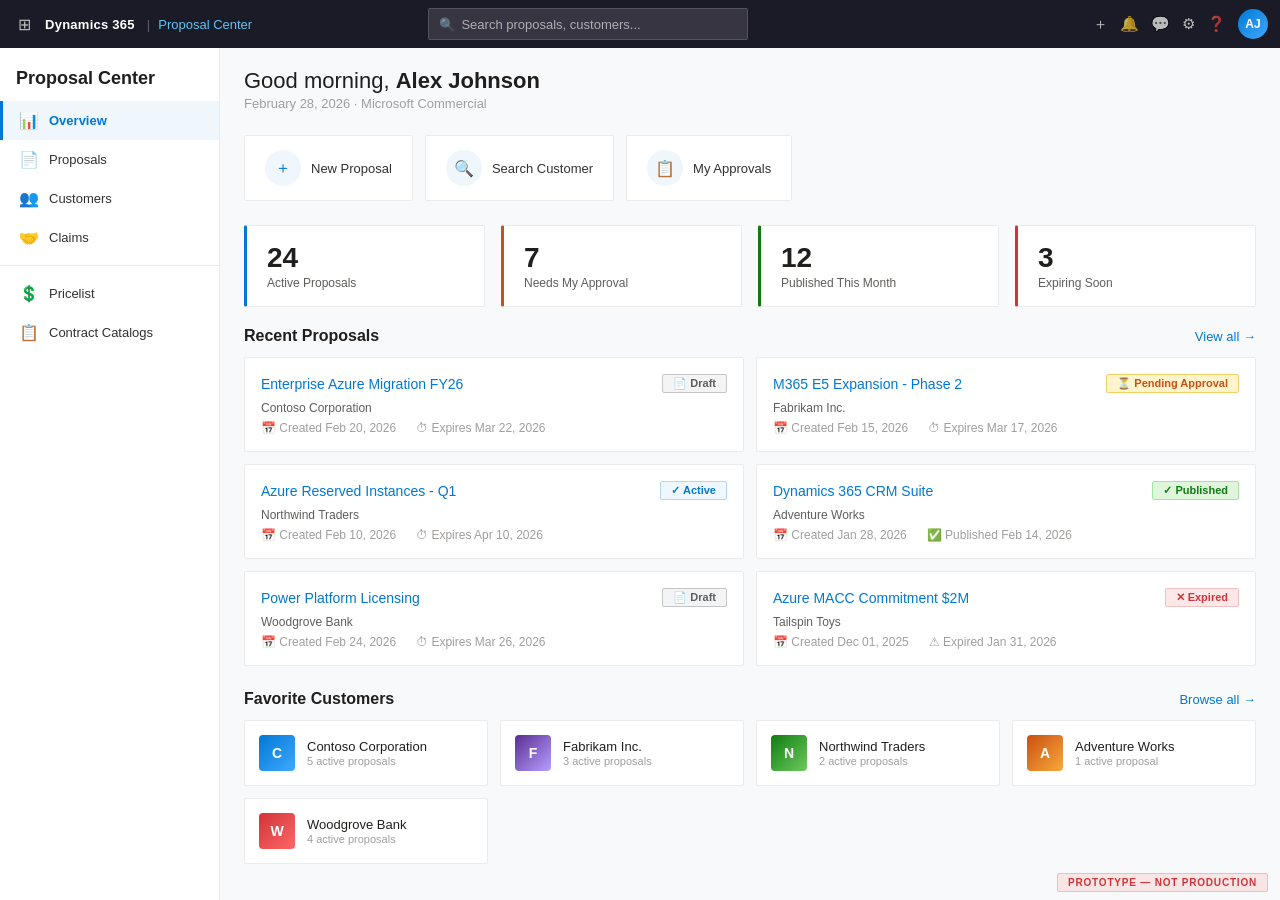
<file: index.html>
<!DOCTYPE html>
<html lang="en">
<head>
<meta charset="UTF-8">
<meta name="viewport" content="width=device-width, initial-scale=1.0">
<title>Proposal Center – Overview</title>
<link rel="stylesheet" href="styles.css">
<style>
  .greeting { font-size: 22px; font-weight: 300; color: var(--gray-900); margin-bottom: 24px; }
  .greeting strong { font-weight: 600; }
  .greeting .date-text { font-size: 13px; color: var(--gray-400); margin-top: 2px; }

  .fav-customers { display: grid; grid-template-columns: repeat(auto-fill, minmax(220px, 1fr)); gap: 12px; }
  .fav-card {
    background: #fff; border: 1px solid var(--gray-200); border-radius: var(--radius);
    padding: 14px; display: flex; align-items: center; gap: 12px;
    cursor: pointer; transition: all .15s; text-decoration: none;
  }
  .fav-card:hover { border-color: var(--blue); box-shadow: var(--shadow-sm); }
  .fav-avatar {
    width: 36px; height: 36px; border-radius: 4px;
    display: flex; align-items: center; justify-content: center;
    font-size: 14px; font-weight: 700; color: #fff; flex-shrink: 0;
  }
  .fav-name { font-size: 13px; font-weight: 500; color: var(--gray-900); }
  .fav-meta { font-size: 11px; color: var(--gray-400); margin-top: 1px; }

  .proposals-grid { display: grid; grid-template-columns: repeat(auto-fill, minmax(340px, 1fr)); gap: 12px; }
  .proposal-card {
    background: #fff; border: 1px solid var(--gray-200); border-radius: var(--radius);
    padding: 16px; cursor: pointer; transition: all .15s; text-decoration: none;
    display: block;
  }
  .proposal-card:hover { border-color: var(--blue); box-shadow: var(--shadow-sm); }
  .proposal-card .pc-top { display: flex; align-items: center; justify-content: space-between; margin-bottom: 8px; }
  .proposal-card .pc-name { font-size: 14px; font-weight: 500; color: var(--blue); }
  .proposal-card .pc-customer { font-size: 12px; color: var(--gray-500); margin-bottom: 6px; }
  .proposal-card .pc-details { display: flex; gap: 20px; font-size: 12px; color: var(--gray-400); }
  .proposal-card .pc-detail { display: flex; align-items: center; gap: 4px; }

  .quick-actions { display: flex; gap: 12px; margin-bottom: 24px; flex-wrap: wrap; }
  .quick-action {
    background: #fff; border: 1px solid var(--gray-200); border-radius: var(--radius);
    padding: 14px 20px; cursor: pointer; transition: all .15s; text-decoration: none;
    display: flex; align-items: center; gap: 10px;
  }
  .quick-action:hover { border-color: var(--blue); box-shadow: var(--shadow-sm); }
  .quick-action .qa-icon {
    width: 36px; height: 36px; border-radius: 50%;
    background: var(--blue-light); color: var(--blue);
    display: flex; align-items: center; justify-content: center;
    font-size: 16px;
  }
  .quick-action .qa-text { font-size: 13px; font-weight: 500; color: var(--gray-700); }
</style>
</head>
<body>

<!-- TOP NAV -->
<div class="top-nav">
  <span class="nav-grid">⊞</span>
  <span class="nav-logo">Dynamics 365</span>
  <span class="nav-sep">|</span>
  <span class="nav-app">Proposal Center</span>
  <div class="nav-search">
    <span>🔍</span>
    <span>Search proposals, customers...</span>
  </div>
  <div class="nav-right">
    <span class="nav-icon">＋</span>
    <span class="nav-icon">🔔</span>
    <span class="nav-icon">💬</span>
    <span class="nav-icon">⚙</span>
    <span class="nav-icon">❓</span>
    <div class="nav-avatar">AJ</div>
  </div>
</div>

<!-- APP BODY -->
<div class="app-body">
  <!-- SIDEBAR -->
  <div class="sidebar-nav">
    <div class="sidebar-nav-header">Proposal Center</div>
    <a class="sidebar-nav-item active" href="index.html">
      <span class="nav-item-icon">📊</span>
      <span>Overview</span>
    </a>
    <a class="sidebar-nav-item" href="proposals.html">
      <span class="nav-item-icon">📄</span>
      <span>Proposals</span>
    </a>
    <a class="sidebar-nav-item" href="customers.html">
      <span class="nav-item-icon">👥</span>
      <span>Customers</span>
    </a>
    <a class="sidebar-nav-item" href="#">
      <span class="nav-item-icon">🤝</span>
      <span>Claims</span>
    </a>
    <div class="sidebar-nav-divider"></div>
    <a class="sidebar-nav-item" href="#">
      <span class="nav-item-icon">💲</span>
      <span>Pricelist</span>
    </a>
    <a class="sidebar-nav-item" href="#">
      <span class="nav-item-icon">📋</span>
      <span>Contract Catalogs</span>
    </a>
  </div>

  <!-- MAIN CONTENT -->
  <div class="main-content">
    <div class="content-body fade-in">

      <!-- GREETING -->
      <div class="greeting">
        Good morning, <strong>Alex Johnson</strong>
        <div class="date-text">February 28, 2026 · Microsoft Commercial</div>
      </div>

      <!-- QUICK ACTIONS -->
      <div class="quick-actions">
        <a class="quick-action" href="new-proposal.html">
          <div class="qa-icon">＋</div>
          <span class="qa-text">New Proposal</span>
        </a>
        <a class="quick-action" href="customers.html">
          <div class="qa-icon">🔍</div>
          <span class="qa-text">Search Customer</span>
        </a>
        <a class="quick-action" href="proposals.html">
          <div class="qa-icon">📋</div>
          <span class="qa-text">My Approvals</span>
        </a>
      </div>

      <!-- METRICS -->
      <div class="metric-grid">
        <a class="metric-card" href="proposals.html" style="text-decoration:none; border-left:3px solid var(--blue);">
          <div class="metric-value">24</div>
          <div class="metric-label">Active Proposals</div>
        </a>
        <div class="metric-card" style="border-left:3px solid var(--orange);">
          <div class="metric-value">7</div>
          <div class="metric-label">Needs My Approval</div>
        </div>
        <div class="metric-card" style="border-left:3px solid var(--green);">
          <div class="metric-value">12</div>
          <div class="metric-label">Published This Month</div>
        </div>
        <div class="metric-card" style="border-left:3px solid var(--red);">
          <div class="metric-value">3</div>
          <div class="metric-label">Expiring Soon</div>
        </div>
      </div>

      <!-- RECENT PROPOSALS -->
      <div class="section">
        <div class="section-header">
          <div class="section-title">Recent Proposals</div>
          <a class="section-link" href="proposals.html">View all →</a>
        </div>
        <div class="proposals-grid">
          <a class="proposal-card" href="quote-editor.html">
            <div class="pc-top">
              <span class="pc-name">Enterprise Azure Migration FY26</span>
              <span class="badge badge-draft">📄 Draft</span>
            </div>
            <div class="pc-customer">Contoso Corporation</div>
            <div class="pc-details">
              <span class="pc-detail">📅 Created Feb 20, 2026</span>
              <span class="pc-detail">⏱ Expires Mar 22, 2026</span>
            </div>
          </a>
          <a class="proposal-card" href="quote-editor.html">
            <div class="pc-top">
              <span class="pc-name">M365 E5 Expansion - Phase 2</span>
              <span class="badge badge-pending">⏳ Pending Approval</span>
            </div>
            <div class="pc-customer">Fabrikam Inc.</div>
            <div class="pc-details">
              <span class="pc-detail">📅 Created Feb 15, 2026</span>
              <span class="pc-detail">⏱ Expires Mar 17, 2026</span>
            </div>
          </a>
          <a class="proposal-card" href="quote-editor.html">
            <div class="pc-top">
              <span class="pc-name">Azure Reserved Instances - Q1</span>
              <span class="badge badge-active">✓ Active</span>
            </div>
            <div class="pc-customer">Northwind Traders</div>
            <div class="pc-details">
              <span class="pc-detail">📅 Created Feb 10, 2026</span>
              <span class="pc-detail">⏱ Expires Apr 10, 2026</span>
            </div>
          </a>
          <a class="proposal-card" href="review-publish.html">
            <div class="pc-top">
              <span class="pc-name">Dynamics 365 CRM Suite</span>
              <span class="badge badge-published">✓ Published</span>
            </div>
            <div class="pc-customer">Adventure Works</div>
            <div class="pc-details">
              <span class="pc-detail">📅 Created Jan 28, 2026</span>
              <span class="pc-detail">✅ Published Feb 14, 2026</span>
            </div>
          </a>
          <a class="proposal-card" href="quote-editor.html">
            <div class="pc-top">
              <span class="pc-name">Power Platform Licensing</span>
              <span class="badge badge-draft">📄 Draft</span>
            </div>
            <div class="pc-customer">Woodgrove Bank</div>
            <div class="pc-details">
              <span class="pc-detail">📅 Created Feb 24, 2026</span>
              <span class="pc-detail">⏱ Expires Mar 26, 2026</span>
            </div>
          </a>
          <a class="proposal-card" href="quote-editor.html">
            <div class="pc-top">
              <span class="pc-name">Azure MACC Commitment $2M</span>
              <span class="badge badge-expired">✕ Expired</span>
            </div>
            <div class="pc-customer">Tailspin Toys</div>
            <div class="pc-details">
              <span class="pc-detail">📅 Created Dec 01, 2025</span>
              <span class="pc-detail">⚠ Expired Jan 31, 2026</span>
            </div>
          </a>
        </div>
      </div>

      <!-- FAVORITE CUSTOMERS -->
      <div class="section">
        <div class="section-header">
          <div class="section-title">Favorite Customers</div>
          <a class="section-link" href="customers.html">Browse all →</a>
        </div>
        <div class="fav-customers">
          <a class="fav-card" href="customer.html">
            <div class="fav-avatar" style="background:linear-gradient(135deg,#0078d4,#40a9ff);">C</div>
            <div>
              <div class="fav-name">Contoso Corporation</div>
              <div class="fav-meta">5 active proposals</div>
            </div>
          </a>
          <a class="fav-card" href="customer.html">
            <div class="fav-avatar" style="background:linear-gradient(135deg,#5c2d91,#b4a0ff);">F</div>
            <div>
              <div class="fav-name">Fabrikam Inc.</div>
              <div class="fav-meta">3 active proposals</div>
            </div>
          </a>
          <a class="fav-card" href="customer.html">
            <div class="fav-avatar" style="background:linear-gradient(135deg,#107c10,#6ccb5f);">N</div>
            <div>
              <div class="fav-name">Northwind Traders</div>
              <div class="fav-meta">2 active proposals</div>
            </div>
          </a>
          <a class="fav-card" href="customer.html">
            <div class="fav-avatar" style="background:linear-gradient(135deg,#ca5010,#f7a93b);">A</div>
            <div>
              <div class="fav-name">Adventure Works</div>
              <div class="fav-meta">1 active proposal</div>
            </div>
          </a>
          <a class="fav-card" href="customer.html">
            <div class="fav-avatar" style="background:linear-gradient(135deg,#d13438,#ff6767);">W</div>
            <div>
              <div class="fav-name">Woodgrove Bank</div>
              <div class="fav-meta">4 active proposals</div>
            </div>
          </a>
        </div>
      </div>

    </div>
  </div>
</div>

<div class="prototype-watermark">PROTOTYPE — Not Production</div>

</body>
</html>
</file>
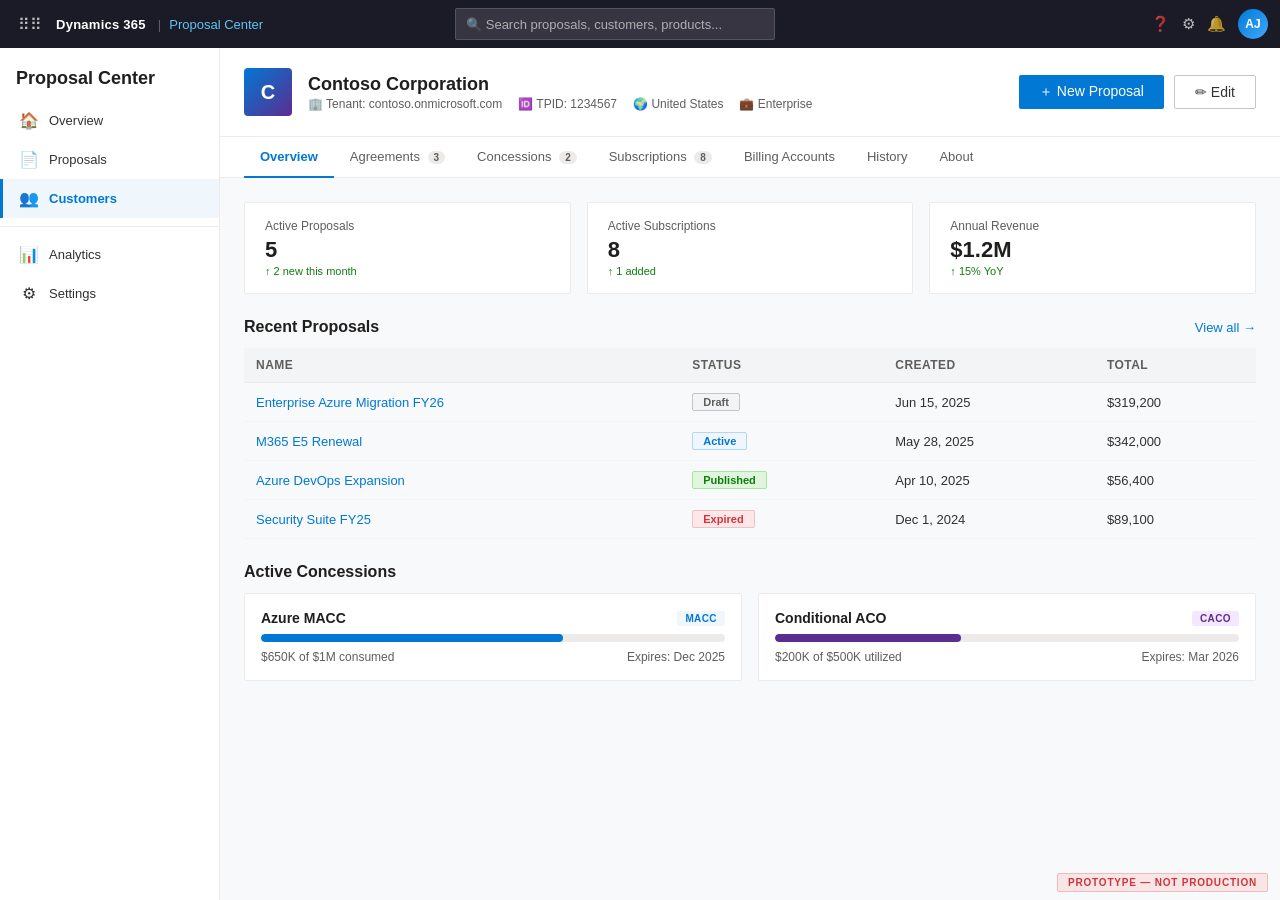
<file: customer.html>
<!DOCTYPE html>
<html lang="en">
<head>
<meta charset="UTF-8">
<meta name="viewport" content="width=device-width, initial-scale=1.0">
<title>Proposal Center – Customer 360</title>
<link rel="stylesheet" href="styles.css">
<style>
  .customer-tabs {
    display: flex; gap: 0; border-bottom: 1px solid var(--gray-200); background: #fff; padding: 0 24px;
  }
  .customer-tab {
    padding: 12px 16px; font-size: 13px; cursor: pointer; color: var(--gray-500);
    border-bottom: 2px solid transparent; margin-bottom: -1px; transition: all .15s; white-space: nowrap;
  }
  .customer-tab:hover { color: var(--gray-700); }
  .customer-tab.active { color: var(--blue); font-weight: 600; border-bottom-color: var(--blue); }
  .customer-tab .tab-count {
    background: var(--gray-200); color: var(--gray-500); padding: 1px 6px;
    border-radius: 8px; font-size: 10px; font-weight: 600; margin-left: 4px;
  }
  .customer-tab.active .tab-count { background: var(--blue-light); color: var(--blue); }

  .customer-content { padding: 24px; overflow-y: auto; }

  /* Overview cards */
  .overview-grid { display: grid; grid-template-columns: repeat(3, 1fr); gap: 16px; margin-bottom: 24px; }
  .overview-card {
    background: #fff; border: 1px solid var(--gray-200); border-radius: var(--radius);
    padding: 16px 20px;
  }
  .overview-card .oc-label { font-size: 12px; color: var(--gray-500); margin-bottom: 4px; }
  .overview-card .oc-value { font-size: 22px; font-weight: 700; color: var(--gray-900); }
  .overview-card .oc-change { font-size: 11px; margin-top: 2px; }
  .overview-card .oc-change.up { color: var(--green); }
  .overview-card .oc-change.down { color: var(--red); }

  /* Concession cards */
  .concession-card {
    background: #fff; border: 1px solid var(--gray-200); border-radius: var(--radius);
    padding: 16px; margin-bottom: 12px;
  }
  .concession-header { display: flex; align-items: center; justify-content: space-between; margin-bottom: 8px; }
  .concession-title { font-size: 14px; font-weight: 600; color: var(--gray-900); }
  .concession-type {
    font-size: 10px; font-weight: 700; text-transform: uppercase; letter-spacing: 0.04em;
    padding: 2px 8px; border-radius: 2px;
  }
  .concession-type.macc { background: var(--blue-light); color: var(--blue); }
  .concession-type.caco { background: var(--purple); background: #f3e8ff; color: var(--purple); }
  .concession-bar {
    height: 8px; background: var(--gray-200); border-radius: 4px; margin: 8px 0; overflow: hidden;
  }
  .concession-fill { height: 100%; border-radius: 4px; transition: width .5s; }
  .concession-fill.blue { background: var(--blue); }
  .concession-fill.purple { background: var(--purple); }
  .concession-meta { display: flex; justify-content: space-between; font-size: 12px; color: var(--gray-500); }

  /* Subscription table */
  .sub-status { display: inline-flex; align-items: center; gap: 4px; }
  .sub-dot { width: 6px; height: 6px; border-radius: 50%; }
  .sub-dot.active { background: var(--green); }
  .sub-dot.suspended { background: var(--orange); }
  .sub-dot.expired { background: var(--red); }

  /* About section */
  .about-grid { display: grid; grid-template-columns: 1fr 1fr; gap: 24px; }
  .about-card {
    background: #fff; border: 1px solid var(--gray-200); border-radius: var(--radius); padding: 16px;
  }
  .about-card h4 { font-size: 13px; font-weight: 600; color: var(--gray-500); text-transform: uppercase; margin-bottom: 12px; }
</style>
</head>
<body>

<!-- TOP NAV -->
<div class="top-nav">
  <span class="nav-grid">⠿⠿</span>
  <span class="nav-logo">Dynamics 365</span>
  <span class="nav-sep">|</span>
  <span class="nav-app">Proposal Center</span>
  <div class="nav-search">🔍 Search proposals, customers, products...</div>
  <div class="nav-right">
    <span class="nav-icon">❓</span>
    <span class="nav-icon">⚙</span>
    <span class="nav-icon">🔔</span>
    <div class="nav-avatar">AJ</div>
  </div>
</div>

<div class="app-body">
  <!-- SIDEBAR -->
  <div class="sidebar-nav">
    <div class="sidebar-nav-header">Proposal Center</div>
    <a class="sidebar-nav-item" href="index.html"><span class="nav-item-icon">🏠</span><span>Overview</span></a>
    <a class="sidebar-nav-item" href="proposals.html"><span class="nav-item-icon">📄</span><span>Proposals</span></a>
    <a class="sidebar-nav-item active" href="customers.html"><span class="nav-item-icon">👥</span><span>Customers</span></a>
    <div class="sidebar-nav-divider"></div>
    <a class="sidebar-nav-item" href="#"><span class="nav-item-icon">📊</span><span>Analytics</span></a>
    <a class="sidebar-nav-item" href="#"><span class="nav-item-icon">⚙</span><span>Settings</span></a>
  </div>

  <!-- MAIN CONTENT -->
  <div class="main-content" style="overflow:hidden; display:flex; flex-direction:column;">

    <!-- CUSTOMER HEADER -->
    <div class="customer-header">
      <div class="customer-avatar">C</div>
      <div class="customer-info" style="flex:1;">
        <h2>Contoso Corporation</h2>
        <div class="customer-meta">
          <span>🏢 Tenant: contoso.onmicrosoft.com</span>
          <span>🆔 TPID: 1234567</span>
          <span>🌍 United States</span>
          <span>💼 Enterprise</span>
        </div>
      </div>
      <div class="btn-row">
        <button class="btn-primary" onclick="window.location='new-proposal.html'">＋ New Proposal</button>
        <button class="btn-secondary" onclick="alert('Edit customer details')">✏ Edit</button>
      </div>
    </div>

    <!-- CUSTOMER TABS -->
    <div class="customer-tabs" id="customer-tabs">
      <div class="customer-tab active" onclick="showTab('overview')">Overview</div>
      <div class="customer-tab" onclick="showTab('agreements')">Agreements <span class="tab-count">3</span></div>
      <div class="customer-tab" onclick="showTab('concessions')">Concessions <span class="tab-count">2</span></div>
      <div class="customer-tab" onclick="showTab('subscriptions')">Subscriptions <span class="tab-count">8</span></div>
      <div class="customer-tab" onclick="showTab('billing')">Billing Accounts</div>
      <div class="customer-tab" onclick="showTab('history')">History</div>
      <div class="customer-tab" onclick="showTab('about')">About</div>
    </div>

    <!-- TAB CONTENT -->
    <div style="flex:1; overflow-y:auto;">

      <!-- OVERVIEW TAB -->
      <div class="customer-content tab-content" id="tab-overview">
        <div class="overview-grid">
          <div class="overview-card">
            <div class="oc-label">Active Proposals</div>
            <div class="oc-value">5</div>
            <div class="oc-change up">↑ 2 new this month</div>
          </div>
          <div class="overview-card">
            <div class="oc-label">Active Subscriptions</div>
            <div class="oc-value">8</div>
            <div class="oc-change up">↑ 1 added</div>
          </div>
          <div class="overview-card">
            <div class="oc-label">Annual Revenue</div>
            <div class="oc-value">$1.2M</div>
            <div class="oc-change up">↑ 15% YoY</div>
          </div>
        </div>

        <div class="section">
          <div class="section-header">
            <span class="section-title">Recent Proposals</span>
            <a class="section-link" href="proposals.html">View all →</a>
          </div>
          <table class="data-table">
            <thead><tr><th>Name</th><th>Status</th><th>Created</th><th>Total</th></tr></thead>
            <tbody>
              <tr onclick="window.location='quote-editor.html'"><td class="link-cell">Enterprise Azure Migration FY26</td><td><span class="badge badge-draft">Draft</span></td><td>Jun 15, 2025</td><td>$319,200</td></tr>
              <tr onclick="window.location='review-publish.html'"><td class="link-cell">M365 E5 Renewal</td><td><span class="badge badge-active">Active</span></td><td>May 28, 2025</td><td>$342,000</td></tr>
              <tr><td class="link-cell">Azure DevOps Expansion</td><td><span class="badge badge-published">Published</span></td><td>Apr 10, 2025</td><td>$56,400</td></tr>
              <tr><td class="link-cell">Security Suite FY25</td><td><span class="badge badge-expired">Expired</span></td><td>Dec 1, 2024</td><td>$89,100</td></tr>
            </tbody>
          </table>
        </div>

        <div class="section">
          <div class="section-header">
            <span class="section-title">Active Concessions</span>
          </div>
          <div style="display:grid; grid-template-columns:1fr 1fr; gap:16px;">
            <div class="concession-card">
              <div class="concession-header">
                <span class="concession-title">Azure MACC</span>
                <span class="concession-type macc">MACC</span>
              </div>
              <div class="concession-bar"><div class="concession-fill blue" style="width:65%;"></div></div>
              <div class="concession-meta"><span>$650K of $1M consumed</span><span>Expires: Dec 2025</span></div>
            </div>
            <div class="concession-card">
              <div class="concession-header">
                <span class="concession-title">Conditional ACO</span>
                <span class="concession-type caco">CACO</span>
              </div>
              <div class="concession-bar"><div class="concession-fill purple" style="width:40%;"></div></div>
              <div class="concession-meta"><span>$200K of $500K utilized</span><span>Expires: Mar 2026</span></div>
            </div>
          </div>
        </div>
      </div>

      <!-- AGREEMENTS TAB -->
      <div class="customer-content tab-content" id="tab-agreements" style="display:none;">
        <div class="section">
          <div class="section-header">
            <span class="section-title">Customer Agreements</span>
          </div>
          <table class="data-table">
            <thead><tr><th>Agreement</th><th>Type</th><th>Status</th><th>Effective</th><th>Expires</th></tr></thead>
            <tbody>
              <tr><td class="link-cell">Microsoft Customer Agreement</td><td>MCA</td><td><span class="badge badge-published">Active</span></td><td>Jan 1, 2024</td><td>Dec 31, 2026</td></tr>
              <tr><td class="link-cell">Enterprise Agreement #EA-445521</td><td>EA</td><td><span class="badge badge-published">Active</span></td><td>Jul 1, 2023</td><td>Jun 30, 2026</td></tr>
              <tr><td class="link-cell">Legacy MPSA Agreement</td><td>MPSA</td><td><span class="badge badge-expired">Expired</span></td><td>Mar 1, 2020</td><td>Feb 28, 2023</td></tr>
            </tbody>
          </table>
        </div>
      </div>

      <!-- CONCESSIONS TAB -->
      <div class="customer-content tab-content" id="tab-concessions" style="display:none;">
        <div class="section">
          <div class="section-header">
            <span class="section-title">Active Concessions</span>
            <button class="btn-secondary" style="font-size:12px; height:28px;" onclick="alert('Request new concession')">＋ Request Concession</button>
          </div>
          <div class="concession-card">
            <div class="concession-header">
              <span class="concession-title">Microsoft Azure Consumption Commitment (MACC)</span>
              <span class="concession-type macc">MACC</span>
            </div>
            <div style="font-size:12px; color:var(--gray-500); margin-bottom:8px;">Commitment: $1,000,000 over 36 months · Started: Jan 2024</div>
            <div class="concession-bar"><div class="concession-fill blue" style="width:65%;"></div></div>
            <div class="concession-meta"><span>$650,000 consumed (65%)</span><span>$350,000 remaining</span><span>Expires: Dec 2026</span></div>
            <div style="margin-top:12px;">
              <table class="data-table" style="font-size:12px;">
                <thead><tr><th>Period</th><th>Consumption</th><th>Cumulative</th></tr></thead>
                <tbody>
                  <tr><td>Q1 2025</td><td>$95,000</td><td>$550,000</td></tr>
                  <tr><td>Q2 2025</td><td>$100,000</td><td>$650,000</td></tr>
                </tbody>
              </table>
            </div>
          </div>
          <div class="concession-card">
            <div class="concession-header">
              <span class="concession-title">Conditional Azure Committed Offer (CACO)</span>
              <span class="concession-type caco">CACO</span>
            </div>
            <div style="font-size:12px; color:var(--gray-500); margin-bottom:8px;">Discount Benefits: Up to $500,000 · Tier: Gold</div>
            <div class="concession-bar"><div class="concession-fill purple" style="width:40%;"></div></div>
            <div class="concession-meta"><span>$200,000 utilized (40%)</span><span>$300,000 available</span><span>Expires: Mar 2026</span></div>
          </div>
        </div>
      </div>

      <!-- SUBSCRIPTIONS TAB -->
      <div class="customer-content tab-content" id="tab-subscriptions" style="display:none;">
        <div class="section">
          <div class="section-header">
            <span class="section-title">Active Subscriptions</span>
          </div>
          <table class="data-table">
            <thead><tr><th>Subscription</th><th>Product</th><th>Status</th><th>Quantity</th><th>Renewal</th><th>Monthly</th></tr></thead>
            <tbody>
              <tr><td class="link-cell">SUB-001-M365E5</td><td>Microsoft 365 E5</td><td><span class="sub-status"><span class="sub-dot active"></span>Active</span></td><td>500</td><td>Jul 1, 2026</td><td>$28,500</td></tr>
              <tr><td class="link-cell">SUB-002-AZR</td><td>Azure Plan</td><td><span class="sub-status"><span class="sub-dot active"></span>Active</span></td><td>1</td><td>Ongoing</td><td>~$45,000</td></tr>
              <tr><td class="link-cell">SUB-003-D365SE</td><td>Dynamics 365 Sales Enterprise</td><td><span class="sub-status"><span class="sub-dot active"></span>Active</span></td><td>120</td><td>Jul 1, 2026</td><td>$11,400</td></tr>
              <tr><td class="link-cell">SUB-004-PBI</td><td>Power BI Pro</td><td><span class="sub-status"><span class="sub-dot active"></span>Active</span></td><td>200</td><td>Jul 1, 2026</td><td>$2,000</td></tr>
              <tr><td class="link-cell">SUB-005-MDE</td><td>Defender for Endpoint P2</td><td><span class="sub-status"><span class="sub-dot active"></span>Active</span></td><td>500</td><td>Jul 1, 2026</td><td>$2,600</td></tr>
              <tr><td class="link-cell">SUB-006-EMS</td><td>EMS E5</td><td><span class="sub-status"><span class="sub-dot suspended"></span>Suspended</span></td><td>50</td><td>—</td><td>$650</td></tr>
            </tbody>
          </table>
        </div>
      </div>

      <!-- BILLING TAB -->
      <div class="customer-content tab-content" id="tab-billing" style="display:none;">
        <div class="section">
          <div class="section-header">
            <span class="section-title">Billing Accounts</span>
          </div>
          <table class="data-table">
            <thead><tr><th>Billing Account</th><th>Type</th><th>Currency</th><th>Payment</th><th>Balance</th></tr></thead>
            <tbody>
              <tr><td class="link-cell">BA-11223344 (Primary)</td><td>MCA</td><td>USD</td><td>Invoice — Net 30</td><td>$0.00</td></tr>
              <tr><td class="link-cell">BA-55667788 (Azure)</td><td>MCA</td><td>USD</td><td>Invoice — Net 60</td><td>$12,450.00</td></tr>
            </tbody>
          </table>
        </div>
      </div>

      <!-- HISTORY TAB -->
      <div class="customer-content tab-content" id="tab-history" style="display:none;">
        <div class="section">
          <div class="section-header"><span class="section-title">Activity History</span></div>
          <div style="display:flex; flex-direction:column; gap:16px;">
            <div style="display:flex; align-items:flex-start; gap:12px; font-size:13px;">
              <div style="width:8px;height:8px;border-radius:50%;background:var(--blue);margin-top:6px;flex-shrink:0;"></div>
              <div><strong>Proposal submitted</strong> — Enterprise Azure Migration FY26<br><span style="font-size:11px;color:var(--gray-400);">Jun 20, 2025 by Alex Johnson</span></div>
            </div>
            <div style="display:flex; align-items:flex-start; gap:12px; font-size:13px;">
              <div style="width:8px;height:8px;border-radius:50%;background:var(--green);margin-top:6px;flex-shrink:0;"></div>
              <div><strong>Proposal published</strong> — M365 E5 Renewal<br><span style="font-size:11px;color:var(--gray-400);">May 30, 2025 by Alex Johnson</span></div>
            </div>
            <div style="display:flex; align-items:flex-start; gap:12px; font-size:13px;">
              <div style="width:8px;height:8px;border-radius:50%;background:var(--green);margin-top:6px;flex-shrink:0;"></div>
              <div><strong>Agreement signed</strong> — Microsoft Customer Agreement<br><span style="font-size:11px;color:var(--gray-400);">Jan 15, 2024 by Jane Doe (Contoso)</span></div>
            </div>
            <div style="display:flex; align-items:flex-start; gap:12px; font-size:13px;">
              <div style="width:8px;height:8px;border-radius:50%;background:var(--orange);margin-top:6px;flex-shrink:0;"></div>
              <div><strong>MACC activated</strong> — $1M Azure commitment<br><span style="font-size:11px;color:var(--gray-400);">Jan 1, 2024</span></div>
            </div>
            <div style="display:flex; align-items:flex-start; gap:12px; font-size:13px;">
              <div style="width:8px;height:8px;border-radius:50%;background:var(--gray-300);margin-top:6px;flex-shrink:0;"></div>
              <div><strong>Customer onboarded</strong> — Contoso Corporation<br><span style="font-size:11px;color:var(--gray-400);">Nov 12, 2020</span></div>
            </div>
          </div>
        </div>
      </div>

      <!-- ABOUT TAB -->
      <div class="customer-content tab-content" id="tab-about" style="display:none;">
        <div class="about-grid">
          <div class="about-card">
            <h4>Organization Details</h4>
            <div class="review-row"><span class="review-label">Legal Name</span><span class="review-value">Contoso Corporation Inc.</span></div>
            <div class="review-row"><span class="review-label">Tenant Domain</span><span class="review-value">contoso.onmicrosoft.com</span></div>
            <div class="review-row"><span class="review-label">TPID</span><span class="review-value">1234567</span></div>
            <div class="review-row"><span class="review-label">Industry</span><span class="review-value">Financial Services</span></div>
            <div class="review-row"><span class="review-label">Segment</span><span class="review-value">Enterprise</span></div>
            <div class="review-row"><span class="review-label">Size</span><span class="review-value">5,000–10,000 employees</span></div>
          </div>
          <div class="about-card">
            <h4>Contact</h4>
            <div class="review-row"><span class="review-label">Address</span><span class="review-value">1 Microsoft Way, Redmond, WA 98052</span></div>
            <div class="review-row"><span class="review-label">Country</span><span class="review-value">United States</span></div>
            <div class="review-row"><span class="review-label">Primary Contact</span><span class="review-value">Jane Doe</span></div>
            <div class="review-row"><span class="review-label">Email</span><span class="review-value">jane.doe@contoso.com</span></div>
            <div class="review-row"><span class="review-label">Phone</span><span class="review-value">+1 (425) 555-0198</span></div>
          </div>
          <div class="about-card">
            <h4>Account Team</h4>
            <div class="review-row"><span class="review-label">Account Executive</span><span class="review-value">Alex Johnson</span></div>
            <div class="review-row"><span class="review-label">Technical AM</span><span class="review-value">Maria Lopez</span></div>
            <div class="review-row"><span class="review-label">CSM</span><span class="review-value">David Chen</span></div>
          </div>
          <div class="about-card">
            <h4>Microsoft Relationship</h4>
            <div class="review-row"><span class="review-label">Customer Since</span><span class="review-value">2020</span></div>
            <div class="review-row"><span class="review-label">Agreement Type</span><span class="review-value">MCA + EA</span></div>
            <div class="review-row"><span class="review-label">Partner</span><span class="review-value">Direct (no CSP)</span></div>
            <div class="review-row"><span class="review-label">Support Plan</span><span class="review-value">Unified Premier</span></div>
          </div>
        </div>
      </div>

    </div>
  </div>
</div>

<div class="prototype-watermark">PROTOTYPE — Not Production</div>

<script>
function showTab(tabId) {
  document.querySelectorAll('.tab-content').forEach(t => t.style.display = 'none');
  document.querySelectorAll('.customer-tab').forEach(t => t.classList.remove('active'));
  document.getElementById('tab-' + tabId).style.display = '';
  // Find and activate the clicked tab
  const tabs = document.querySelectorAll('.customer-tab');
  const tabMap = ['overview','agreements','concessions','subscriptions','billing','history','about'];
  const idx = tabMap.indexOf(tabId);
  if (idx >= 0) tabs[idx].classList.add('active');
}
</script>
</body>
</html>
</file>
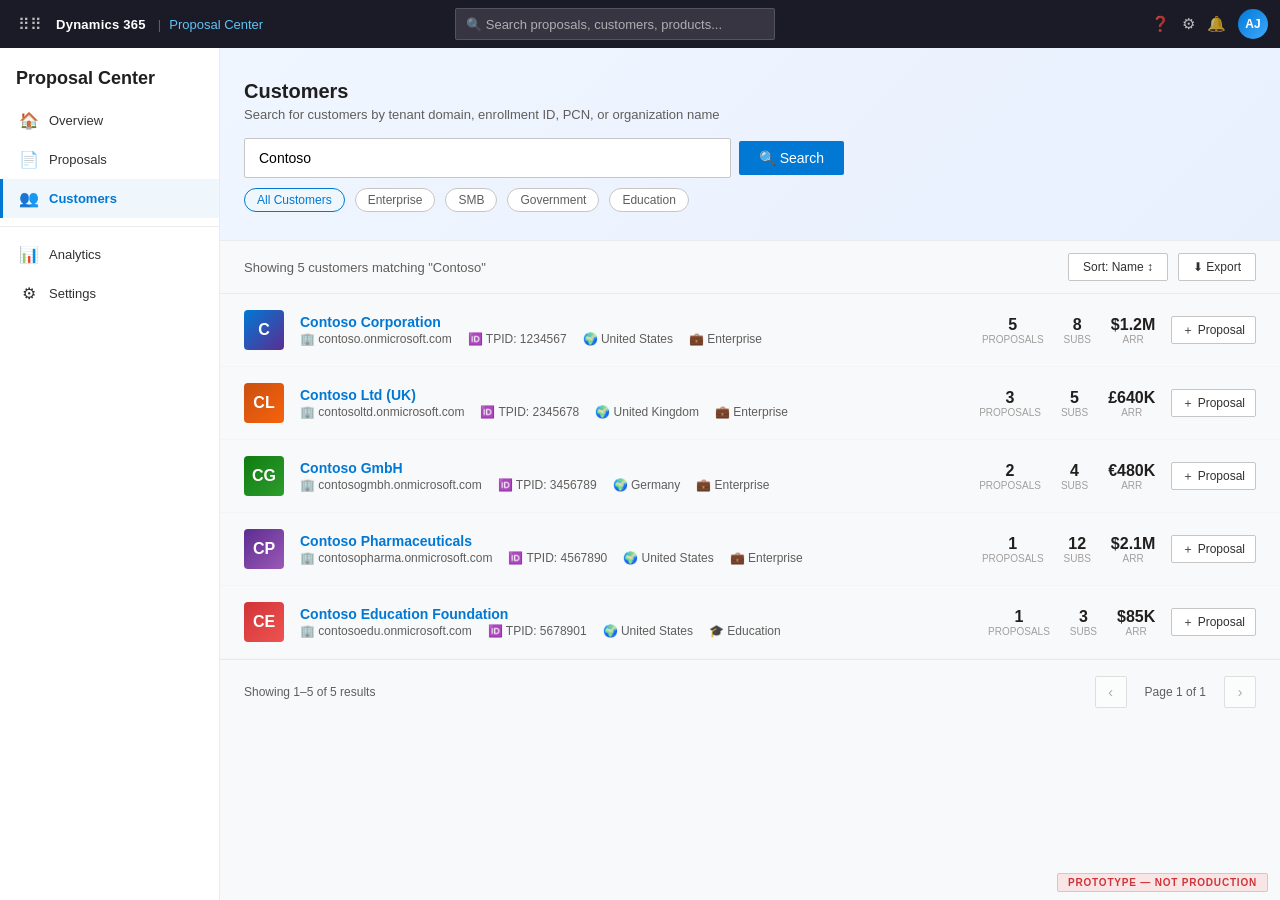
<file: customers.html>
<!DOCTYPE html>
<html lang="en">
<head>
<meta charset="UTF-8">
<meta name="viewport" content="width=device-width, initial-scale=1.0">
<title>Proposal Center – Customer Search</title>
<link rel="stylesheet" href="styles.css">
<style>
  .search-hero {
    background: linear-gradient(135deg, #f0f6ff 0%, #e8f0fe 100%);
    padding: 32px 24px 28px; border-bottom: 1px solid var(--gray-200);
  }
  .search-hero h2 { font-size: 20px; font-weight: 600; color: var(--gray-900); margin-bottom: 4px; }
  .search-hero p { font-size: 13px; color: var(--gray-500); margin-bottom: 16px; }
  .search-box {
    display: flex; gap: 8px; align-items: center; max-width: 600px;
  }
  .search-box input {
    flex: 1; height: 40px; padding: 0 14px; border: 1px solid var(--gray-300);
    border-radius: var(--radius); font-family: var(--font); font-size: 14px;
    outline: none; background: #fff;
  }
  .search-box input:focus { border-color: var(--blue); box-shadow: 0 0 0 2px rgba(0,120,212,0.15); }
  .search-filters {
    display: flex; gap: 10px; margin-top: 10px; font-size: 12px;
  }
  .search-filter-chip {
    padding: 4px 12px; border: 1px solid var(--gray-300); border-radius: 20px;
    background: #fff; color: var(--gray-500); cursor: pointer; transition: all .15s;
  }
  .search-filter-chip:hover, .search-filter-chip.active { border-color: var(--blue); color: var(--blue); background: var(--blue-light); }

  .customer-result {
    display: flex; align-items: center; gap: 16px; padding: 16px 24px;
    border-bottom: 1px solid var(--gray-100); cursor: pointer; transition: background .12s;
  }
  .customer-result:hover { background: var(--gray-50); }
  .customer-result .cr-avatar {
    width: 40px; height: 40px; border-radius: 4px;
    background: linear-gradient(135deg, var(--blue), var(--purple));
    display: flex; align-items: center; justify-content: center;
    font-size: 16px; font-weight: 700; color: #fff; flex-shrink: 0;
  }
  .customer-result .cr-info { flex: 1; min-width: 0; }
  .customer-result .cr-name { font-size: 14px; font-weight: 600; color: var(--blue); }
  .customer-result .cr-meta { font-size: 12px; color: var(--gray-500); margin-top: 2px; display: flex; gap: 16px; }
  .customer-result .cr-actions { display: flex; gap: 8px; flex-shrink: 0; }
  .customer-result .cr-stats { display: flex; gap: 20px; flex-shrink: 0; text-align: center; }
  .customer-result .cr-stat-value { font-size: 16px; font-weight: 700; color: var(--gray-900); }
  .customer-result .cr-stat-label { font-size: 10px; color: var(--gray-400); text-transform: uppercase; }

  .results-header {
    display: flex; align-items: center; justify-content: space-between;
    padding: 12px 24px; background: var(--gray-50); border-bottom: 1px solid var(--gray-200);
    font-size: 13px; color: var(--gray-500);
  }
</style>
</head>
<body>

<!-- TOP NAV -->
<div class="top-nav">
  <span class="nav-grid">⠿⠿</span>
  <span class="nav-logo">Dynamics 365</span>
  <span class="nav-sep">|</span>
  <span class="nav-app">Proposal Center</span>
  <div class="nav-search">🔍 Search proposals, customers, products...</div>
  <div class="nav-right">
    <span class="nav-icon">❓</span>
    <span class="nav-icon">⚙</span>
    <span class="nav-icon">🔔</span>
    <div class="nav-avatar">AJ</div>
  </div>
</div>

<div class="app-body">
  <!-- SIDEBAR -->
  <div class="sidebar-nav">
    <div class="sidebar-nav-header">Proposal Center</div>
    <a class="sidebar-nav-item" href="index.html"><span class="nav-item-icon">🏠</span><span>Overview</span></a>
    <a class="sidebar-nav-item" href="proposals.html"><span class="nav-item-icon">📄</span><span>Proposals</span></a>
    <a class="sidebar-nav-item active" href="customers.html"><span class="nav-item-icon">👥</span><span>Customers</span></a>
    <div class="sidebar-nav-divider"></div>
    <a class="sidebar-nav-item" href="#"><span class="nav-item-icon">📊</span><span>Analytics</span></a>
    <a class="sidebar-nav-item" href="#"><span class="nav-item-icon">⚙</span><span>Settings</span></a>
  </div>

  <!-- MAIN CONTENT -->
  <div class="main-content">

    <!-- SEARCH HERO -->
    <div class="search-hero">
      <h2>Customers</h2>
      <p>Search for customers by tenant domain, enrollment ID, PCN, or organization name</p>
      <div class="search-box">
        <input type="text" id="customer-search" placeholder="Search customers..." value="Contoso" oninput="filterCustomers(this.value)">
        <button class="btn-primary" onclick="filterCustomers(document.getElementById('customer-search').value)">🔍 Search</button>
      </div>
      <div class="search-filters">
        <span class="search-filter-chip active">All Customers</span>
        <span class="search-filter-chip" onclick="this.classList.toggle('active')">Enterprise</span>
        <span class="search-filter-chip" onclick="this.classList.toggle('active')">SMB</span>
        <span class="search-filter-chip" onclick="this.classList.toggle('active')">Government</span>
        <span class="search-filter-chip" onclick="this.classList.toggle('active')">Education</span>
      </div>
    </div>

    <!-- RESULTS -->
    <div class="results-header">
      <span id="results-count">Showing 5 customers matching "Contoso"</span>
      <div class="btn-row">
        <button class="toolbar-btn" style="height:28px; font-size:12px;">Sort: Name ↕</button>
        <button class="toolbar-btn" style="height:28px; font-size:12px;">⬇ Export</button>
      </div>
    </div>

    <div id="customer-results">
      <div class="customer-result" onclick="window.location='customer.html'">
        <div class="cr-avatar">C</div>
        <div class="cr-info">
          <div class="cr-name">Contoso Corporation</div>
          <div class="cr-meta">
            <span>🏢 contoso.onmicrosoft.com</span>
            <span>🆔 TPID: 1234567</span>
            <span>🌍 United States</span>
            <span>💼 Enterprise</span>
          </div>
        </div>
        <div class="cr-stats">
          <div><div class="cr-stat-value">5</div><div class="cr-stat-label">Proposals</div></div>
          <div><div class="cr-stat-value">8</div><div class="cr-stat-label">Subs</div></div>
          <div><div class="cr-stat-value">$1.2M</div><div class="cr-stat-label">ARR</div></div>
        </div>
        <div class="cr-actions">
          <button class="btn-secondary" style="height:28px; font-size:12px; padding:0 10px;" onclick="event.stopPropagation(); window.location='new-proposal.html'">＋ Proposal</button>
        </div>
      </div>

      <div class="customer-result" onclick="window.location='customer.html'">
        <div class="cr-avatar" style="background:linear-gradient(135deg, #ca5010, #f7630c);">CL</div>
        <div class="cr-info">
          <div class="cr-name">Contoso Ltd (UK)</div>
          <div class="cr-meta">
            <span>🏢 contosoltd.onmicrosoft.com</span>
            <span>🆔 TPID: 2345678</span>
            <span>🌍 United Kingdom</span>
            <span>💼 Enterprise</span>
          </div>
        </div>
        <div class="cr-stats">
          <div><div class="cr-stat-value">3</div><div class="cr-stat-label">Proposals</div></div>
          <div><div class="cr-stat-value">5</div><div class="cr-stat-label">Subs</div></div>
          <div><div class="cr-stat-value">£640K</div><div class="cr-stat-label">ARR</div></div>
        </div>
        <div class="cr-actions">
          <button class="btn-secondary" style="height:28px; font-size:12px; padding:0 10px;" onclick="event.stopPropagation(); window.location='new-proposal.html'">＋ Proposal</button>
        </div>
      </div>

      <div class="customer-result" onclick="window.location='customer.html'">
        <div class="cr-avatar" style="background:linear-gradient(135deg, #107c10, #2d9d2d);">CG</div>
        <div class="cr-info">
          <div class="cr-name">Contoso GmbH</div>
          <div class="cr-meta">
            <span>🏢 contosogmbh.onmicrosoft.com</span>
            <span>🆔 TPID: 3456789</span>
            <span>🌍 Germany</span>
            <span>💼 Enterprise</span>
          </div>
        </div>
        <div class="cr-stats">
          <div><div class="cr-stat-value">2</div><div class="cr-stat-label">Proposals</div></div>
          <div><div class="cr-stat-value">4</div><div class="cr-stat-label">Subs</div></div>
          <div><div class="cr-stat-value">€480K</div><div class="cr-stat-label">ARR</div></div>
        </div>
        <div class="cr-actions">
          <button class="btn-secondary" style="height:28px; font-size:12px; padding:0 10px;" onclick="event.stopPropagation(); window.location='new-proposal.html'">＋ Proposal</button>
        </div>
      </div>

      <div class="customer-result" onclick="window.location='customer.html'">
        <div class="cr-avatar" style="background:linear-gradient(135deg, #5c2d91, #9b59b6);">CP</div>
        <div class="cr-info">
          <div class="cr-name">Contoso Pharmaceuticals</div>
          <div class="cr-meta">
            <span>🏢 contosopharma.onmicrosoft.com</span>
            <span>🆔 TPID: 4567890</span>
            <span>🌍 United States</span>
            <span>💼 Enterprise</span>
          </div>
        </div>
        <div class="cr-stats">
          <div><div class="cr-stat-value">1</div><div class="cr-stat-label">Proposals</div></div>
          <div><div class="cr-stat-value">12</div><div class="cr-stat-label">Subs</div></div>
          <div><div class="cr-stat-value">$2.1M</div><div class="cr-stat-label">ARR</div></div>
        </div>
        <div class="cr-actions">
          <button class="btn-secondary" style="height:28px; font-size:12px; padding:0 10px;" onclick="event.stopPropagation(); window.location='new-proposal.html'">＋ Proposal</button>
        </div>
      </div>

      <div class="customer-result" onclick="window.location='customer.html'">
        <div class="cr-avatar" style="background:linear-gradient(135deg, #d13438, #ef5350);">CE</div>
        <div class="cr-info">
          <div class="cr-name">Contoso Education Foundation</div>
          <div class="cr-meta">
            <span>🏢 contosoedu.onmicrosoft.com</span>
            <span>🆔 TPID: 5678901</span>
            <span>🌍 United States</span>
            <span>🎓 Education</span>
          </div>
        </div>
        <div class="cr-stats">
          <div><div class="cr-stat-value">1</div><div class="cr-stat-label">Proposals</div></div>
          <div><div class="cr-stat-value">3</div><div class="cr-stat-label">Subs</div></div>
          <div><div class="cr-stat-value">$85K</div><div class="cr-stat-label">ARR</div></div>
        </div>
        <div class="cr-actions">
          <button class="btn-secondary" style="height:28px; font-size:12px; padding:0 10px;" onclick="event.stopPropagation(); window.location='new-proposal.html'">＋ Proposal</button>
        </div>
      </div>
    </div>

    <!-- PAGINATION -->
    <div style="padding:16px 24px; display:flex; align-items:center; justify-content:space-between; font-size:12px; color:var(--gray-500); border-top:1px solid var(--gray-200);">
      <span>Showing 1–5 of 5 results</span>
      <div class="btn-row">
        <button class="btn-icon" style="opacity:0.5;" disabled>‹</button>
        <span style="padding:0 8px;">Page 1 of 1</span>
        <button class="btn-icon" style="opacity:0.5;" disabled>›</button>
      </div>
    </div>
  </div>
</div>

<div class="prototype-watermark">PROTOTYPE — Not Production</div>

<script>
function filterCustomers(term) {
  const lower = term.toLowerCase();
  const results = document.querySelectorAll('.customer-result');
  let visible = 0;
  results.forEach(r => {
    const match = r.textContent.toLowerCase().includes(lower);
    r.style.display = match ? '' : 'none';
    if (match) visible++;
  });
  document.getElementById('results-count').textContent =
    `Showing ${visible} customer${visible !== 1 ? 's' : ''} matching "${term}"`;
}
</script>
</body>
</html>
</file>
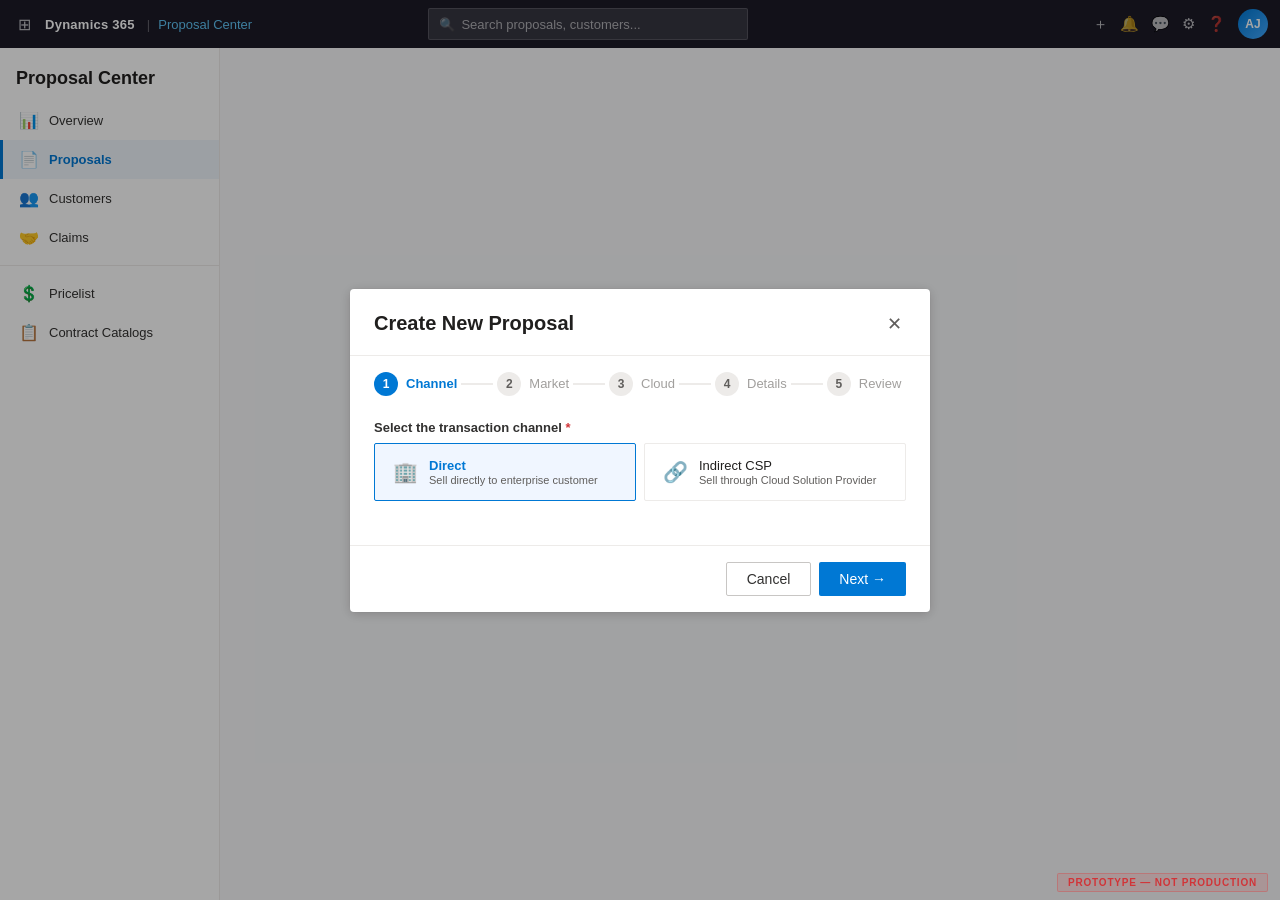
<file: new-proposal.html>
<!DOCTYPE html>
<html lang="en">
<head>
<meta charset="UTF-8">
<meta name="viewport" content="width=device-width, initial-scale=1.0">
<title>Proposal Center – New Proposal</title>
<link rel="stylesheet" href="styles.css">
<style>
  .wizard-overlay {
    position: fixed; inset: 0; background: rgba(0,0,0,0.35);
    z-index: 200; display: flex; align-items: center; justify-content: center;
  }
  .wizard-dialog {
    width: 580px; max-width: 95vw; background: #fff;
    border-radius: 4px; box-shadow: var(--shadow-panel);
    animation: fadeIn .2s ease; max-height: 90vh; display: flex; flex-direction: column;
  }
  .wizard-header {
    padding: 20px 24px 16px; border-bottom: 1px solid var(--gray-200);
    display: flex; align-items: center; justify-content: space-between;
  }
  .wizard-header h2 { font-size: 20px; font-weight: 600; color: var(--gray-900); }
  .wizard-body { padding: 24px; flex: 1; overflow-y: auto; }
  .wizard-footer {
    padding: 16px 24px; border-top: 1px solid var(--gray-200);
    display: flex; align-items: center; justify-content: space-between;
  }

  .step-content { display: none; }
  .step-content.active { display: block; animation: fadeIn .2s ease; }

  .option-group { margin-bottom: 20px; }
  .option-group label.group-label {
    font-size: 13px; font-weight: 600; color: var(--gray-700); margin-bottom: 8px; display: block;
  }
  .option-cards { display: grid; grid-template-columns: 1fr 1fr; gap: 8px; }
  .option-card {
    border: 1px solid var(--gray-200); border-radius: var(--radius);
    padding: 14px 16px; cursor: pointer; transition: all .15s;
    display: flex; align-items: center; gap: 10px;
  }
  .option-card:hover { border-color: var(--blue); background: var(--blue-light); }
  .option-card.selected { border-color: var(--blue); background: var(--blue-selected-bg); }
  .option-card .oc-icon { font-size: 20px; width: 28px; text-align: center; }
  .option-card .oc-title { font-size: 13px; font-weight: 500; color: var(--gray-900); }
  .option-card.selected .oc-title { color: var(--blue); font-weight: 600; }
  .option-card .oc-sub { font-size: 11px; color: var(--gray-500); margin-top: 1px; }

  .cloud-options { display: grid; grid-template-columns: 1fr 1fr 1fr; gap: 8px; }

  .summary-list { list-style: none; }
  .summary-list li {
    display: flex; justify-content: space-between; padding: 8px 0;
    border-bottom: 1px solid var(--gray-100); font-size: 13px;
  }
  .summary-list .sl-label { color: var(--gray-500); }
  .summary-list .sl-value { color: var(--gray-700); font-weight: 500; }

  .review-card {
    background: var(--gray-50); border: 1px solid var(--gray-200); border-radius: var(--radius);
    padding: 16px; margin-bottom: 16px;
  }
  .review-card h3 { font-size: 14px; font-weight: 600; color: var(--gray-900); margin-bottom: 12px; }
  .review-edit { color: var(--blue); font-size: 12px; cursor: pointer; float: right; }
</style>
</head>
<body>

<!-- TOP NAV -->
<div class="top-nav">
  <span class="nav-grid">⊞</span>
  <span class="nav-logo">Dynamics 365</span>
  <span class="nav-sep">|</span>
  <span class="nav-app">Proposal Center</span>
  <div class="nav-search"><span>🔍</span><span>Search proposals, customers...</span></div>
  <div class="nav-right">
    <span class="nav-icon">＋</span><span class="nav-icon">🔔</span><span class="nav-icon">💬</span><span class="nav-icon">⚙</span><span class="nav-icon">❓</span>
    <div class="nav-avatar">AJ</div>
  </div>
</div>

<div class="app-body">
  <div class="sidebar-nav">
    <div class="sidebar-nav-header">Proposal Center</div>
    <a class="sidebar-nav-item" href="index.html"><span class="nav-item-icon">📊</span><span>Overview</span></a>
    <a class="sidebar-nav-item active" href="proposals.html"><span class="nav-item-icon">📄</span><span>Proposals</span></a>
    <a class="sidebar-nav-item" href="customers.html"><span class="nav-item-icon">👥</span><span>Customers</span></a>
    <a class="sidebar-nav-item" href="#"><span class="nav-item-icon">🤝</span><span>Claims</span></a>
    <div class="sidebar-nav-divider"></div>
    <a class="sidebar-nav-item" href="#"><span class="nav-item-icon">💲</span><span>Pricelist</span></a>
    <a class="sidebar-nav-item" href="#"><span class="nav-item-icon">📋</span><span>Contract Catalogs</span></a>
  </div>
  <div class="main-content" style="background:var(--gray-50);"></div>
</div>

<!-- WIZARD OVERLAY -->
<div class="wizard-overlay" id="wizard-overlay">
  <div class="wizard-dialog">
    <div class="wizard-header">
      <h2>Create New Proposal</h2>
      <button class="panel-close" onclick="window.location='proposals.html'">✕</button>
    </div>

    <!-- WIZARD STEPS INDICATOR -->
    <div style="padding:16px 24px 0; display:flex; align-items:center; gap:0;" id="step-indicator">
      <div class="wizard-step active" data-step="1"><span class="step-number">1</span><span>Channel</span></div>
      <div class="wizard-connector"></div>
      <div class="wizard-step" data-step="2"><span class="step-number">2</span><span>Market</span></div>
      <div class="wizard-connector"></div>
      <div class="wizard-step" data-step="3"><span class="step-number">3</span><span>Cloud</span></div>
      <div class="wizard-connector"></div>
      <div class="wizard-step" data-step="4"><span class="step-number">4</span><span>Details</span></div>
      <div class="wizard-connector"></div>
      <div class="wizard-step" data-step="5"><span class="step-number">5</span><span>Review</span></div>
    </div>

    <div class="wizard-body">
      <!-- STEP 1: CHANNEL -->
      <div class="step-content active" id="step-1">
        <div class="option-group">
          <label class="group-label">Select the transaction channel <span style="color:var(--red);">*</span></label>
          <div class="option-cards">
            <div class="option-card selected" onclick="selectOption(this, 'channel', 'Direct')" data-value="Direct">
              <span class="oc-icon">🏢</span>
              <div>
                <div class="oc-title">Direct</div>
                <div class="oc-sub">Sell directly to enterprise customer</div>
              </div>
            </div>
            <div class="option-card" onclick="selectOption(this, 'channel', 'Indirect CSP')" data-value="Indirect CSP">
              <span class="oc-icon">🔗</span>
              <div>
                <div class="oc-title">Indirect CSP</div>
                <div class="oc-sub">Sell through Cloud Solution Provider</div>
              </div>
            </div>
          </div>
        </div>
      </div>

      <!-- STEP 2: MARKET -->
      <div class="step-content" id="step-2">
        <div class="option-group">
          <label class="group-label">Select the market (country) <span style="color:var(--red);">*</span></label>
          <div class="form-group" style="margin-bottom:12px;">
            <input class="form-input" style="width:100%;" type="text" placeholder="Search markets..." id="market-search" oninput="filterMarkets(this.value)">
          </div>
          <div id="market-list" style="max-height:280px;overflow-y:auto;">
            <div class="option-card selected" onclick="selectOption(this,'market','United States')" data-value="United States"><span class="oc-icon">🇺🇸</span><div><div class="oc-title">United States</div><div class="oc-sub">USD</div></div></div>
            <div class="option-card" onclick="selectOption(this,'market','United Kingdom')" data-value="United Kingdom" style="margin-top:8px;"><span class="oc-icon">🇬🇧</span><div><div class="oc-title">United Kingdom</div><div class="oc-sub">GBP</div></div></div>
            <div class="option-card" onclick="selectOption(this,'market','Germany')" data-value="Germany" style="margin-top:8px;"><span class="oc-icon">🇩🇪</span><div><div class="oc-title">Germany</div><div class="oc-sub">EUR</div></div></div>
            <div class="option-card" onclick="selectOption(this,'market','Japan')" data-value="Japan" style="margin-top:8px;"><span class="oc-icon">🇯🇵</span><div><div class="oc-title">Japan</div><div class="oc-sub">JPY</div></div></div>
            <div class="option-card" onclick="selectOption(this,'market','France')" data-value="France" style="margin-top:8px;"><span class="oc-icon">🇫🇷</span><div><div class="oc-title">France</div><div class="oc-sub">EUR</div></div></div>
            <div class="option-card" onclick="selectOption(this,'market','India')" data-value="India" style="margin-top:8px;"><span class="oc-icon">🇮🇳</span><div><div class="oc-title">India</div><div class="oc-sub">INR</div></div></div>
            <div class="option-card" onclick="selectOption(this,'market','Australia')" data-value="Australia" style="margin-top:8px;"><span class="oc-icon">🇦🇺</span><div><div class="oc-title">Australia</div><div class="oc-sub">AUD</div></div></div>
          </div>
        </div>
      </div>

      <!-- STEP 3: CLOUD -->
      <div class="step-content" id="step-3">
        <div class="option-group">
          <label class="group-label">Select cloud environment <span style="color:var(--red);">*</span></label>
          <div class="cloud-options">
            <div class="option-card selected" onclick="selectOption(this,'cloud','Global')" data-value="Global">
              <span class="oc-icon">🌐</span>
              <div><div class="oc-title">Global</div><div class="oc-sub">Commercial cloud</div></div>
            </div>
            <div class="option-card" onclick="selectOption(this,'cloud','US Government')" data-value="US Government">
              <span class="oc-icon">🏛</span>
              <div><div class="oc-title">US Government</div><div class="oc-sub">Fairfax / GCC</div></div>
            </div>
            <div class="option-card" onclick="selectOption(this,'cloud','China')" data-value="China">
              <span class="oc-icon">🇨🇳</span>
              <div><div class="oc-title">China</div><div class="oc-sub">21Vianet</div></div>
            </div>
          </div>
        </div>
        <div class="option-group" style="margin-top:20px;">
          <label class="group-label">Government engagement type (optional)</label>
          <div class="option-cards">
            <div class="option-card" onclick="selectOption(this,'govType','State/Local')" data-value="State/Local">
              <div><div class="oc-title">State/Local Government</div></div>
            </div>
            <div class="option-card" onclick="selectOption(this,'govType','Federal')" data-value="Federal">
              <div><div class="oc-title">Federal Government</div></div>
            </div>
          </div>
        </div>
      </div>

      <!-- STEP 4: DETAILS -->
      <div class="step-content" id="step-4">
        <div class="form-group" style="margin-bottom:20px;">
          <label class="form-label">Proposal name <span class="required">*</span></label>
          <input class="form-input" style="width:100%;" type="text" id="proposal-name" value="Enterprise Azure Migration FY26" placeholder="Enter a name for this proposal">
          <span class="form-hint">A descriptive name helps identify this proposal later</span>
        </div>
        <div class="form-group" style="margin-bottom:20px;">
          <label class="form-label">Related CRM opportunity (optional)</label>
          <input class="form-input" style="width:100%;" type="text" placeholder="Search or enter opportunity ID...">
          <span class="form-hint">Link to a Dynamics 365 CRM opportunity</span>
        </div>
        <div class="form-row">
          <div class="form-group" style="flex:1;">
            <label class="form-label">Currency</label>
            <select class="form-select" style="width:100%;">
              <option selected>USD - US Dollar</option>
              <option>EUR - Euro</option>
              <option>GBP - British Pound</option>
              <option>JPY - Japanese Yen</option>
            </select>
          </div>
          <div class="form-group" style="flex:1;">
            <label class="form-label">Language</label>
            <select class="form-select" style="width:100%;">
              <option selected>English</option>
              <option>French</option>
              <option>German</option>
              <option>Japanese</option>
            </select>
          </div>
        </div>
      </div>

      <!-- STEP 5: REVIEW -->
      <div class="step-content" id="step-5">
        <div class="review-card">
          <h3>Proposal Settings <span class="review-edit" onclick="goToStep(1)">✏ Edit</span></h3>
          <ul class="summary-list">
            <li><span class="sl-label">Channel</span><span class="sl-value" id="rv-channel">Direct</span></li>
            <li><span class="sl-label">Market</span><span class="sl-value" id="rv-market">United States</span></li>
            <li><span class="sl-label">Cloud</span><span class="sl-value" id="rv-cloud">Global</span></li>
            <li><span class="sl-label">Currency</span><span class="sl-value">USD - US Dollar</span></li>
            <li><span class="sl-label">Language</span><span class="sl-value">English</span></li>
          </ul>
        </div>
        <div class="review-card">
          <h3>Proposal Details <span class="review-edit" onclick="goToStep(4)">✏ Edit</span></h3>
          <ul class="summary-list">
            <li><span class="sl-label">Proposal Name</span><span class="sl-value" id="rv-name">Enterprise Azure Migration FY26</span></li>
            <li><span class="sl-label">CRM Opportunity</span><span class="sl-value">—</span></li>
          </ul>
        </div>
        <div class="info-banner info" style="margin-top:16px;">
          <span class="banner-icon">ℹ</span>
          <span>After creation, you'll be taken to the proposal editor to add products and configure agreement terms.</span>
        </div>
      </div>
    </div>

    <div class="wizard-footer">
      <button class="btn-secondary" id="btn-back" onclick="prevStep()" style="display:none;">← Back</button>
      <div style="flex:1;"></div>
      <button class="btn-secondary" onclick="window.location='proposals.html'" style="margin-right:8px;">Cancel</button>
      <button class="btn-primary" id="btn-next" onclick="nextStep()">Next →</button>
    </div>
  </div>
</div>

<div class="prototype-watermark">PROTOTYPE — Not Production</div>

<script>
let currentStep = 1;
const totalSteps = 5;
const selections = { channel: 'Direct', market: 'United States', cloud: 'Global', govType: '' };

function selectOption(card, field, value) {
  const parent = card.parentElement;
  parent.querySelectorAll('.option-card').forEach(c => c.classList.remove('selected'));
  card.classList.add('selected');
  selections[field] = value;
}

function filterMarkets(term) {
  const lower = term.toLowerCase();
  document.querySelectorAll('#market-list .option-card').forEach(card => {
    const text = card.textContent.toLowerCase();
    card.style.display = text.includes(lower) ? '' : 'none';
  });
}

function goToStep(step) {
  currentStep = step;
  updateWizard();
}

function nextStep() {
  if (currentStep < totalSteps) {
    currentStep++;
    updateWizard();
  } else {
    // Create → go to editor
    window.location = 'quote-editor.html';
  }
}

function prevStep() {
  if (currentStep > 1) {
    currentStep--;
    updateWizard();
  }
}

function updateWizard() {
  // Update steps visibility
  document.querySelectorAll('.step-content').forEach((el, i) => {
    el.classList.toggle('active', i + 1 === currentStep);
  });

  // Update step indicators
  document.querySelectorAll('.wizard-step').forEach((el, i) => {
    const step = i + 1;
    el.classList.remove('active', 'completed');
    if (step === currentStep) el.classList.add('active');
    else if (step < currentStep) el.classList.add('completed');
  });
  document.querySelectorAll('.wizard-connector').forEach((el, i) => {
    el.classList.toggle('done', i + 1 < currentStep);
  });

  // Update buttons
  document.getElementById('btn-back').style.display = currentStep > 1 ? '' : 'none';
  document.getElementById('btn-next').textContent = currentStep === totalSteps ? '✓ Create Proposal' : 'Next →';

  // Update review values
  if (currentStep === totalSteps) {
    document.getElementById('rv-channel').textContent = selections.channel;
    document.getElementById('rv-market').textContent = selections.market;
    document.getElementById('rv-cloud').textContent = selections.cloud;
    const nameInput = document.getElementById('proposal-name');
    document.getElementById('rv-name').textContent = nameInput ? nameInput.value : '';
  }
}
</script>
</body>
</html>
</file>
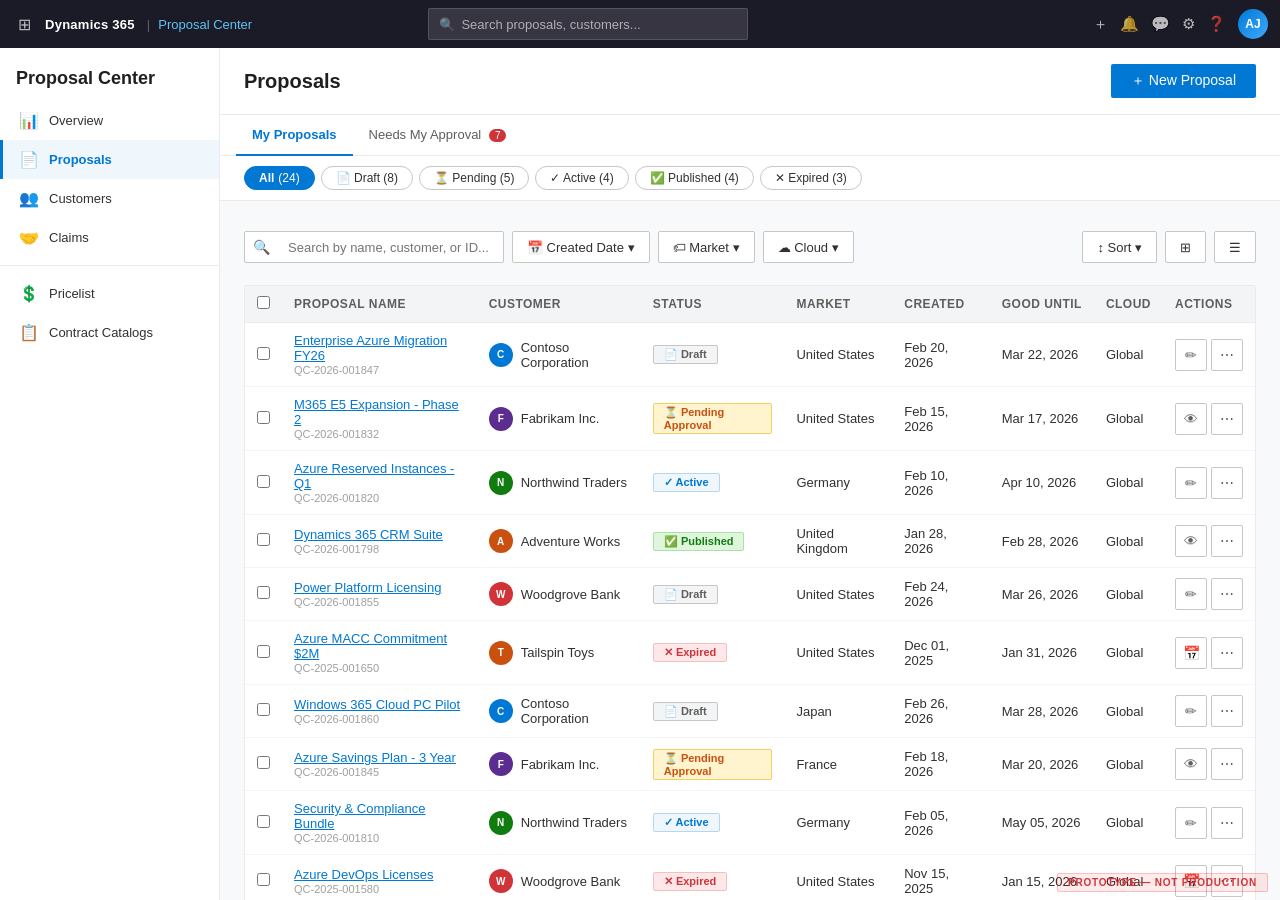
<file: proposals.html>
<!DOCTYPE html>
<html lang="en">
<head>
<meta charset="UTF-8">
<meta name="viewport" content="width=device-width, initial-scale=1.0">
<title>Proposal Center – My Proposals</title>
<link rel="stylesheet" href="styles.css">
<style>
  .proposals-header {
    display: flex; align-items: center; justify-content: space-between;
    background: #fff; padding: 16px 24px; border-bottom: 1px solid var(--gray-200);
  }
  .proposals-header h1 { font-size: 20px; font-weight: 600; color: var(--gray-900); }
  .filter-chips { display: flex; gap: 6px; padding: 0 24px; background: #fff; padding-top: 10px; padding-bottom: 10px; border-bottom: 1px solid var(--gray-200);}
  .filter-chip {
    padding: 4px 14px; border-radius: 16px; font-size: 12px;
    border: 1px solid var(--gray-300); background: #fff;
    color: var(--gray-700); cursor: pointer; transition: all .15s;
    display: flex; align-items: center; gap: 4px;
  }
  .filter-chip:hover { border-color: var(--blue); color: var(--blue); }
  .filter-chip.active { background: var(--blue); color: #fff; border-color: var(--blue); }
  .filter-chip .chip-count { font-weight: 600; }

  .table-wrapper { 
    background: #fff; border: 1px solid var(--gray-200); 
    border-radius: var(--radius); margin: 0; overflow: hidden;
  }
  .proposal-name-cell { display: flex; flex-direction: column; }
  .proposal-name-link { color: var(--blue); font-weight: 500; font-size: 13px; }
  .proposal-name-link:hover { text-decoration: underline; }
  .proposal-id { font-size: 11px; color: var(--gray-400); margin-top: 1px; }
  .customer-cell { display: flex; align-items: center; gap: 8px; }
  .customer-cell .mini-avatar {
    width: 24px; height: 24px; border-radius: 50%;
    display: flex; align-items: center; justify-content: center;
    font-size: 10px; font-weight: 700; color: #fff; flex-shrink: 0;
  }
  .actions-cell { display: flex; gap: 4px; }
  .pagination { display: flex; align-items: center; justify-content: space-between; padding: 12px 16px; font-size: 12px; color: var(--gray-500); border-top: 1px solid var(--gray-200); background: #fff; }
  .pagination-btns { display: flex; gap: 4px; }
  .pagination-btn { width: 28px; height: 28px; border: 1px solid var(--gray-300); border-radius: 2px; background: #fff; cursor: pointer; display: flex; align-items: center; justify-content: center; font-size: 12px; color: var(--gray-700); }
  .pagination-btn:hover { border-color: var(--blue); color: var(--blue); }
  .pagination-btn.active { background: var(--blue); color: #fff; border-color: var(--blue); }
</style>
</head>
<body>

<!-- TOP NAV -->
<div class="top-nav">
  <span class="nav-grid">⊞</span>
  <span class="nav-logo">Dynamics 365</span>
  <span class="nav-sep">|</span>
  <span class="nav-app">Proposal Center</span>
  <div class="nav-search"><span>🔍</span><span>Search proposals, customers...</span></div>
  <div class="nav-right">
    <span class="nav-icon">＋</span><span class="nav-icon">🔔</span><span class="nav-icon">💬</span><span class="nav-icon">⚙</span><span class="nav-icon">❓</span>
    <div class="nav-avatar">AJ</div>
  </div>
</div>

<div class="app-body">
  <!-- SIDEBAR -->
  <div class="sidebar-nav">
    <div class="sidebar-nav-header">Proposal Center</div>
    <a class="sidebar-nav-item" href="index.html"><span class="nav-item-icon">📊</span><span>Overview</span></a>
    <a class="sidebar-nav-item active" href="proposals.html"><span class="nav-item-icon">📄</span><span>Proposals</span></a>
    <a class="sidebar-nav-item" href="customers.html"><span class="nav-item-icon">👥</span><span>Customers</span></a>
    <a class="sidebar-nav-item" href="#"><span class="nav-item-icon">🤝</span><span>Claims</span></a>
    <div class="sidebar-nav-divider"></div>
    <a class="sidebar-nav-item" href="#"><span class="nav-item-icon">💲</span><span>Pricelist</span></a>
    <a class="sidebar-nav-item" href="#"><span class="nav-item-icon">📋</span><span>Contract Catalogs</span></a>
  </div>

  <!-- MAIN -->
  <div class="main-content">
    <!-- HEADER -->
    <div class="proposals-header">
      <h1>Proposals</h1>
      <a class="btn-primary" href="new-proposal.html" style="text-decoration:none;">＋ New Proposal</a>
    </div>

    <!-- TABS -->
    <div class="tab-bar">
      <div class="tab active">My Proposals</div>
      <div class="tab" onclick="alert('Needs My Approval tab - prototype interaction')">Needs My Approval <span style="background:var(--red);color:#fff;font-size:10px;padding:1px 6px;border-radius:8px;margin-left:4px;">7</span></div>
    </div>

    <!-- FILTERS -->
    <div class="filter-chips">
      <div class="filter-chip active"><span class="chip-count">All</span> (24)</div>
      <div class="filter-chip" onclick="filterProposals(this,'draft')">📄 Draft (8)</div>
      <div class="filter-chip" onclick="filterProposals(this,'pending')">⏳ Pending (5)</div>
      <div class="filter-chip" onclick="filterProposals(this,'active')">✓ Active (4)</div>
      <div class="filter-chip" onclick="filterProposals(this,'published')">✅ Published (4)</div>
      <div class="filter-chip" onclick="filterProposals(this,'expired')">✕ Expired (3)</div>
    </div>

    <div class="content-body fade-in">
      <!-- TOOLBAR -->
      <div class="toolbar" style="margin-bottom:12px;">
        <div class="toolbar-search">
          <span class="search-icon">🔍</span>
          <input type="text" placeholder="Search by name, customer, or ID..." id="search-input" oninput="searchProposals(this.value)">
        </div>
        <div class="toolbar-btn">📅 Created Date ▾</div>
        <div class="toolbar-btn">🏷 Market ▾</div>
        <div class="toolbar-btn">☁ Cloud ▾</div>
        <div style="flex:1"></div>
        <div class="toolbar-btn">↕ Sort ▾</div>
        <div class="toolbar-btn" title="Grid view">⊞</div>
        <div class="toolbar-btn" title="List view">☰</div>
      </div>

      <!-- TABLE -->
      <div class="table-wrapper">
        <table class="data-table" id="proposals-table">
          <thead>
            <tr>
              <th style="width:30px;"><input type="checkbox"></th>
              <th>Proposal Name</th>
              <th>Customer</th>
              <th>Status</th>
              <th>Market</th>
              <th>Created</th>
              <th>Good Until</th>
              <th>Cloud</th>
              <th style="width:80px;">Actions</th>
            </tr>
          </thead>
          <tbody id="proposals-body">
            <tr onclick="window.location='quote-editor.html'" data-status="draft">
              <td><input type="checkbox" onclick="event.stopPropagation()"></td>
              <td><div class="proposal-name-cell"><a class="proposal-name-link" href="quote-editor.html">Enterprise Azure Migration FY26</a><span class="proposal-id">QC-2026-001847</span></div></td>
              <td><div class="customer-cell"><div class="mini-avatar" style="background:#0078d4;">C</div>Contoso Corporation</div></td>
              <td><span class="badge badge-draft">📄 Draft</span></td>
              <td>United States</td>
              <td>Feb 20, 2026</td>
              <td>Mar 22, 2026</td>
              <td>Global</td>
              <td><div class="actions-cell"><button class="btn-icon" title="Edit" onclick="event.stopPropagation();window.location='quote-editor.html'">✏</button><button class="btn-icon" title="More">⋯</button></div></td>
            </tr>
            <tr onclick="window.location='quote-editor.html'" data-status="pending">
              <td><input type="checkbox" onclick="event.stopPropagation()"></td>
              <td><div class="proposal-name-cell"><a class="proposal-name-link" href="quote-editor.html">M365 E5 Expansion - Phase 2</a><span class="proposal-id">QC-2026-001832</span></div></td>
              <td><div class="customer-cell"><div class="mini-avatar" style="background:#5c2d91;">F</div>Fabrikam Inc.</div></td>
              <td><span class="badge badge-pending">⏳ Pending Approval</span></td>
              <td>United States</td>
              <td>Feb 15, 2026</td>
              <td>Mar 17, 2026</td>
              <td>Global</td>
              <td><div class="actions-cell"><button class="btn-icon" title="View">👁</button><button class="btn-icon" title="More">⋯</button></div></td>
            </tr>
            <tr onclick="window.location='quote-editor.html'" data-status="active">
              <td><input type="checkbox" onclick="event.stopPropagation()"></td>
              <td><div class="proposal-name-cell"><a class="proposal-name-link" href="quote-editor.html">Azure Reserved Instances - Q1</a><span class="proposal-id">QC-2026-001820</span></div></td>
              <td><div class="customer-cell"><div class="mini-avatar" style="background:#107c10;">N</div>Northwind Traders</div></td>
              <td><span class="badge badge-active">✓ Active</span></td>
              <td>Germany</td>
              <td>Feb 10, 2026</td>
              <td>Apr 10, 2026</td>
              <td>Global</td>
              <td><div class="actions-cell"><button class="btn-icon" title="Edit" onclick="event.stopPropagation();window.location='quote-editor.html'">✏</button><button class="btn-icon" title="More">⋯</button></div></td>
            </tr>
            <tr onclick="window.location='review-publish.html'" data-status="published">
              <td><input type="checkbox" onclick="event.stopPropagation()"></td>
              <td><div class="proposal-name-cell"><a class="proposal-name-link" href="review-publish.html">Dynamics 365 CRM Suite</a><span class="proposal-id">QC-2026-001798</span></div></td>
              <td><div class="customer-cell"><div class="mini-avatar" style="background:#ca5010;">A</div>Adventure Works</div></td>
              <td><span class="badge badge-published">✅ Published</span></td>
              <td>United Kingdom</td>
              <td>Jan 28, 2026</td>
              <td>Feb 28, 2026</td>
              <td>Global</td>
              <td><div class="actions-cell"><button class="btn-icon" title="View">👁</button><button class="btn-icon" title="More">⋯</button></div></td>
            </tr>
            <tr onclick="window.location='quote-editor.html'" data-status="draft">
              <td><input type="checkbox" onclick="event.stopPropagation()"></td>
              <td><div class="proposal-name-cell"><a class="proposal-name-link" href="quote-editor.html">Power Platform Licensing</a><span class="proposal-id">QC-2026-001855</span></div></td>
              <td><div class="customer-cell"><div class="mini-avatar" style="background:#d13438;">W</div>Woodgrove Bank</div></td>
              <td><span class="badge badge-draft">📄 Draft</span></td>
              <td>United States</td>
              <td>Feb 24, 2026</td>
              <td>Mar 26, 2026</td>
              <td>Global</td>
              <td><div class="actions-cell"><button class="btn-icon" title="Edit" onclick="event.stopPropagation();window.location='quote-editor.html'">✏</button><button class="btn-icon" title="More">⋯</button></div></td>
            </tr>
            <tr onclick="window.location='quote-editor.html'" data-status="expired">
              <td><input type="checkbox" onclick="event.stopPropagation()"></td>
              <td><div class="proposal-name-cell"><a class="proposal-name-link" href="quote-editor.html">Azure MACC Commitment $2M</a><span class="proposal-id">QC-2025-001650</span></div></td>
              <td><div class="customer-cell"><div class="mini-avatar" style="background:#ca5010;">T</div>Tailspin Toys</div></td>
              <td><span class="badge badge-expired">✕ Expired</span></td>
              <td>United States</td>
              <td>Dec 01, 2025</td>
              <td>Jan 31, 2026</td>
              <td>Global</td>
              <td><div class="actions-cell"><button class="btn-icon" title="Extend">📅</button><button class="btn-icon" title="More">⋯</button></div></td>
            </tr>
            <tr onclick="window.location='quote-editor.html'" data-status="draft">
              <td><input type="checkbox" onclick="event.stopPropagation()"></td>
              <td><div class="proposal-name-cell"><a class="proposal-name-link" href="quote-editor.html">Windows 365 Cloud PC Pilot</a><span class="proposal-id">QC-2026-001860</span></div></td>
              <td><div class="customer-cell"><div class="mini-avatar" style="background:#0078d4;">C</div>Contoso Corporation</div></td>
              <td><span class="badge badge-draft">📄 Draft</span></td>
              <td>Japan</td>
              <td>Feb 26, 2026</td>
              <td>Mar 28, 2026</td>
              <td>Global</td>
              <td><div class="actions-cell"><button class="btn-icon" title="Edit" onclick="event.stopPropagation();window.location='quote-editor.html'">✏</button><button class="btn-icon" title="More">⋯</button></div></td>
            </tr>
            <tr onclick="window.location='quote-editor.html'" data-status="pending">
              <td><input type="checkbox" onclick="event.stopPropagation()"></td>
              <td><div class="proposal-name-cell"><a class="proposal-name-link" href="quote-editor.html">Azure Savings Plan - 3 Year</a><span class="proposal-id">QC-2026-001845</span></div></td>
              <td><div class="customer-cell"><div class="mini-avatar" style="background:#5c2d91;">F</div>Fabrikam Inc.</div></td>
              <td><span class="badge badge-pending">⏳ Pending Approval</span></td>
              <td>France</td>
              <td>Feb 18, 2026</td>
              <td>Mar 20, 2026</td>
              <td>Global</td>
              <td><div class="actions-cell"><button class="btn-icon" title="View">👁</button><button class="btn-icon" title="More">⋯</button></div></td>
            </tr>
            <tr onclick="window.location='quote-editor.html'" data-status="active">
              <td><input type="checkbox" onclick="event.stopPropagation()"></td>
              <td><div class="proposal-name-cell"><a class="proposal-name-link" href="quote-editor.html">Security & Compliance Bundle</a><span class="proposal-id">QC-2026-001810</span></div></td>
              <td><div class="customer-cell"><div class="mini-avatar" style="background:#107c10;">N</div>Northwind Traders</div></td>
              <td><span class="badge badge-active">✓ Active</span></td>
              <td>Germany</td>
              <td>Feb 05, 2026</td>
              <td>May 05, 2026</td>
              <td>Global</td>
              <td><div class="actions-cell"><button class="btn-icon" title="Edit" onclick="event.stopPropagation();window.location='quote-editor.html'">✏</button><button class="btn-icon" title="More">⋯</button></div></td>
            </tr>
            <tr onclick="window.location='quote-editor.html'" data-status="expired">
              <td><input type="checkbox" onclick="event.stopPropagation()"></td>
              <td><div class="proposal-name-cell"><a class="proposal-name-link" href="quote-editor.html">Azure DevOps Licenses</a><span class="proposal-id">QC-2025-001580</span></div></td>
              <td><div class="customer-cell"><div class="mini-avatar" style="background:#d13438;">W</div>Woodgrove Bank</div></td>
              <td><span class="badge badge-expired">✕ Expired</span></td>
              <td>United States</td>
              <td>Nov 15, 2025</td>
              <td>Jan 15, 2026</td>
              <td>Global</td>
              <td><div class="actions-cell"><button class="btn-icon" title="Extend">📅</button><button class="btn-icon" title="More">⋯</button></div></td>
            </tr>
          </tbody>
        </table>
        <div class="pagination">
          <span>Showing 1 – 10 of 24 proposals</span>
          <div class="pagination-btns">
            <button class="pagination-btn">‹</button>
            <button class="pagination-btn active">1</button>
            <button class="pagination-btn">2</button>
            <button class="pagination-btn">3</button>
            <button class="pagination-btn">›</button>
          </div>
        </div>
      </div>
    </div>
  </div>
</div>

<div class="prototype-watermark">PROTOTYPE — Not Production</div>

<script>
function filterProposals(chip, status) {
  document.querySelectorAll('.filter-chip').forEach(c => c.classList.remove('active'));
  chip.classList.add('active');
  document.querySelectorAll('#proposals-body tr').forEach(row => {
    if (!status || row.dataset.status === status) {
      row.style.display = '';
    } else {
      row.style.display = 'none';
    }
  });
}

function searchProposals(term) {
  const lower = term.toLowerCase();
  document.querySelectorAll('#proposals-body tr').forEach(row => {
    const text = row.textContent.toLowerCase();
    row.style.display = text.includes(lower) ? '' : 'none';
  });
}
</script>
</body>
</html>
</file>
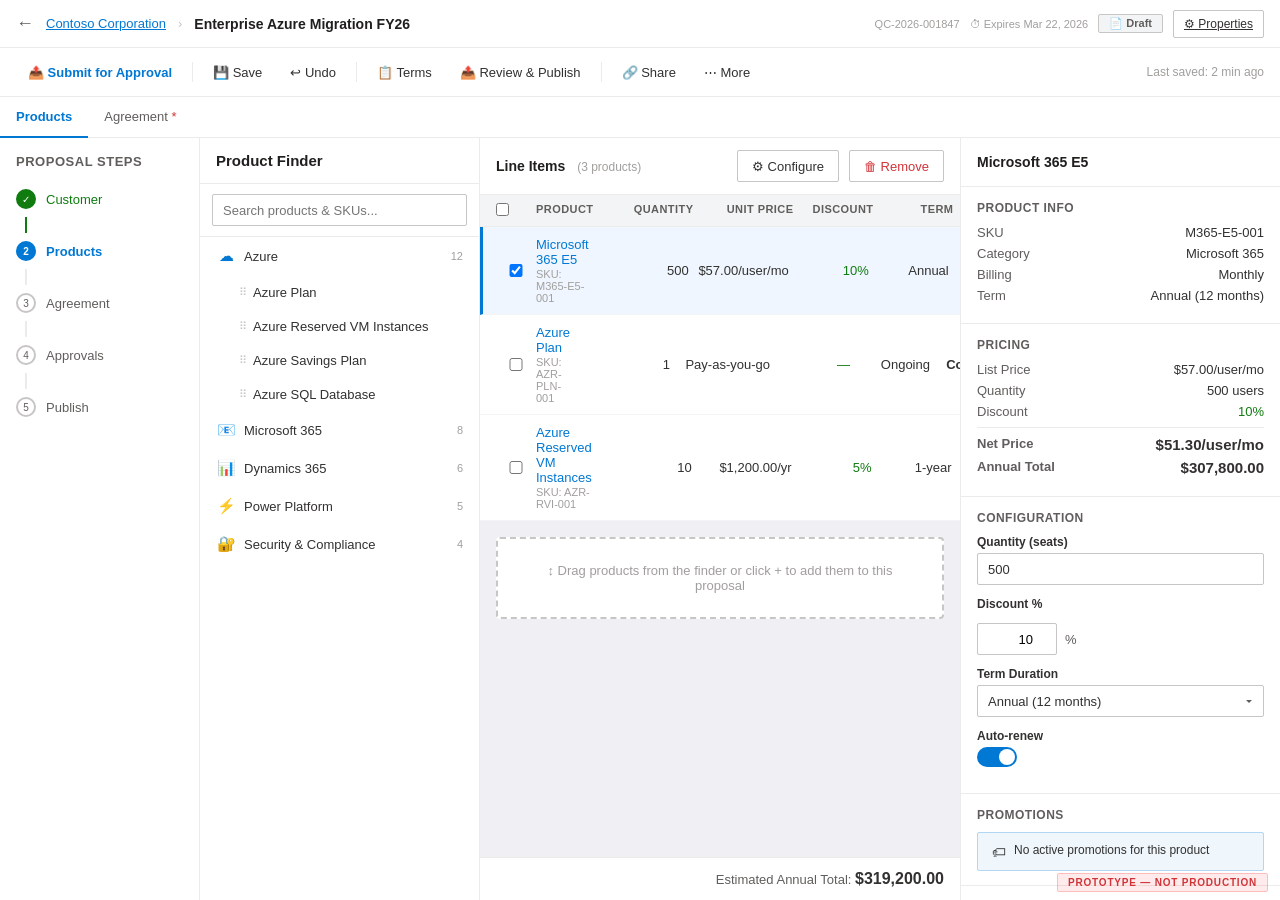
<file: quote-editor.html>
<!DOCTYPE html>
<html lang="en">
<head>
<meta charset="UTF-8">
<meta name="viewport" content="width=device-width, initial-scale=1.0">
<title>Proposal Center – Quote Editor (Products)</title>
<link rel="stylesheet" href="styles.css">
<style>
  body { overflow: hidden; }
  .quote-nav {
    background: #fff; height: 48px; display: flex; align-items: center;
    padding: 0 16px; gap: 12px; border-bottom: 1px solid var(--gray-200);
    flex-shrink: 0;
  }
  .quote-back { font-size: 18px; color: var(--gray-500); cursor: pointer; text-decoration: none; }
  .quote-back:hover { color: var(--blue); }
  .quote-customer { font-size: 13px; color: var(--blue); cursor: pointer; }
  .quote-customer:hover { text-decoration: underline; }
  .quote-sep { color: var(--gray-300); font-size: 13px; }
  .quote-name { font-size: 14px; font-weight: 600; color: var(--gray-900); }
  .quote-status { margin-left: auto; display: flex; align-items: center; gap: 10px; }
  .quote-expiry { font-size: 11px; color: var(--gray-400); display: flex; align-items: center; gap: 4px; }
  .quote-id { font-size: 11px; color: var(--gray-400); }

  .editor-wrapper { display: flex; flex-direction: column; height: calc(100vh - 48px); }

  /* Line items table */
  .line-items-header {
    display: flex; align-items: center; justify-content: space-between;
    padding: 12px 16px; background: #fff; border-bottom: 1px solid var(--gray-200);
  }
  .line-items-title { font-size: 14px; font-weight: 600; color: var(--gray-900); }
  .line-items-count { font-size: 12px; color: var(--gray-400); margin-left: 8px; }

  .line-item-row {
    display: grid;
    grid-template-columns: 40px 1fr 100px 100px 80px 80px 100px;
    align-items: center;
    padding: 10px 16px;
    border-bottom: 1px solid var(--gray-100);
    cursor: pointer;
    transition: background .12s;
    font-size: 13px;
    background: #fff;
  }
  .line-item-row:hover { background: var(--gray-50); }
  .line-item-row.selected { background: var(--blue-selected-bg); border-left: 3px solid var(--blue); padding-left: 13px; }
  .line-item-row .li-name { color: var(--blue); font-weight: 500; }
  .line-item-row .li-sku { font-size: 11px; color: var(--gray-400); margin-top: 1px; }
  .line-item-row .li-price { text-align: right; }
  .line-item-row .li-discount { text-align: right; color: var(--green); }
  .line-item-row .li-total { text-align: right; font-weight: 600; }
  .line-item-header {
    display: grid;
    grid-template-columns: 40px 1fr 100px 100px 80px 80px 100px;
    padding: 8px 16px;
    background: var(--gray-100);
    border-bottom: 1px solid var(--gray-200);
    font-size: 11px; font-weight: 600; color: var(--gray-500);
    text-transform: uppercase; letter-spacing: 0.04em;
  }
  .line-item-header span:nth-child(n+3) { text-align: right; }

  .dropzone {
    border: 2px dashed var(--gray-300);
    border-radius: 4px;
    padding: 24px;
    text-align: center;
    color: var(--gray-400);
    font-size: 13px;
    margin: 16px;
    transition: all .15s;
    background: #fff;
  }
  .dropzone:hover { border-color: var(--blue); color: var(--blue); }

  /* Properties panel */
  .properties-btn {
    height: 28px; padding: 0 10px; border: 1px solid var(--gray-300); border-radius: var(--radius);
    background: #fff; font-family: var(--font); font-size: 12px; color: var(--gray-700);
    cursor: pointer; display: flex; align-items: center; gap: 4px;
  }
  .properties-btn:hover { border-color: var(--blue); color: var(--blue); }

  /* Steps wizard sidebar */
  .steps-sidebar {
    width: 200px; background: #fff; border-right: 1px solid var(--gray-200);
    padding: 16px 0; flex-shrink: 0; overflow-y: auto;
  }
  .steps-title { padding: 0 16px; font-size: 13px; font-weight: 600; color: var(--gray-500); text-transform: uppercase; letter-spacing: 0.04em; margin-bottom: 12px; }
  .step-item {
    display: flex; align-items: center; gap: 10px;
    padding: 8px 16px; font-size: 13px; color: var(--gray-500);
    cursor: pointer; transition: background .12s;
  }
  .step-item:hover { background: var(--gray-50); }
  .step-item.active { color: var(--blue); font-weight: 600; }
  .step-item.done { color: var(--green); }
  .step-dot {
    width: 20px; height: 20px; border-radius: 50%;
    border: 2px solid var(--gray-300); display: flex; align-items: center;
    justify-content: center; font-size: 10px; flex-shrink: 0;
  }
  .step-item.active .step-dot { border-color: var(--blue); background: var(--blue); color: #fff; }
  .step-item.done .step-dot { border-color: var(--green); background: var(--green); color: #fff; }
  .step-connector { width: 2px; height: 16px; background: var(--gray-200); margin-left: 25px; }
  .step-connector.done { background: var(--green); }

  /* Config panel */
  .config-panel { display: none; }
  .config-panel.visible {
    display: block; position: fixed; right: 0; top: 48px; width: 380px;
    height: calc(100vh - 48px); background: #fff; border-left: 1px solid var(--gray-200);
    box-shadow: var(--shadow-panel); z-index: 50; overflow-y: auto; animation: slideIn .2s;
  }
  .config-header {
    padding: 16px 20px; border-bottom: 1px solid var(--gray-200);
    display: flex; align-items: center; justify-content: space-between;
  }
  .config-title { font-size: 15px; font-weight: 600; color: var(--gray-900); }
  .config-section { padding: 16px 20px; border-bottom: 1px solid var(--gray-200); }
  .config-section-title { font-size: 12px; font-weight: 600; color: var(--gray-500); text-transform: uppercase; margin-bottom: 10px; }
  .config-row { display: flex; justify-content: space-between; align-items: center; margin-bottom: 8px; font-size: 13px; }
  .config-label { color: var(--gray-500); }
  .config-value { color: var(--gray-700); font-weight: 500; }
  .discount-input-group {
    display: flex; align-items: center; gap: 8px; margin-top: 8px;
  }
  .discount-input {
    width: 80px; height: 32px; padding: 0 8px; border: 1px solid var(--gray-300);
    border-radius: var(--radius); font-family: var(--font); font-size: 13px;
    text-align: right; outline: none;
  }
  .discount-input:focus { border-color: var(--blue); }
</style>
</head>
<body>

<!-- QUOTE NAV BAR -->
<div class="quote-nav">
  <a class="quote-back" href="proposals.html" title="Back to proposals">←</a>
  <a class="quote-customer" href="customer.html">Contoso Corporation</a>
  <span class="quote-sep">›</span>
  <span class="quote-name">Enterprise Azure Migration FY26</span>
  <div class="quote-status">
    <span class="quote-id">QC-2026-001847</span>
    <span class="quote-expiry">⏱ Expires Mar 22, 2026</span>
    <span class="badge badge-draft">📄 Draft</span>
    <a class="properties-btn" href="#" onclick="toggleProperties()">⚙ Properties</a>
  </div>
</div>

<div class="editor-wrapper">
  <!-- COMMAND BAR -->
  <div class="command-bar">
    <button class="cmd-btn primary" onclick="alert('Submit for Approval – prototype interaction')">📤 Submit for Approval</button>
    <div class="cmd-sep"></div>
    <button class="cmd-btn" onclick="alert('Save – saved successfully')">💾 Save</button>
    <button class="cmd-btn" onclick="alert('Undo – prototype interaction')">↩ Undo</button>
    <div class="cmd-sep"></div>
    <button class="cmd-btn" onclick="window.location='quote-terms.html'">📋 Terms</button>
    <button class="cmd-btn" onclick="window.location='review-publish.html'">📤 Review & Publish</button>
    <div class="cmd-sep"></div>
    <button class="cmd-btn" onclick="alert('Share – copy link generated')">🔗 Share</button>
    <button class="cmd-btn">⋯ More</button>
    <div style="flex:1"></div>
    <span style="font-size:12px;color:var(--gray-400);">Last saved: 2 min ago</span>
  </div>

  <!-- EDITOR TABS -->
  <div class="tab-bar" style="padding-left:0;">
    <div class="tab active" style="padding-left:16px;">Products</div>
    <div class="tab" onclick="window.location='quote-terms.html'">Agreement <span style="color:var(--red)">*</span></div>
  </div>

  <!-- EDITOR BODY -->
  <div style="display:flex; flex:1; overflow:hidden;">
    <!-- PROPOSAL STEPS -->
    <div class="steps-sidebar">
      <div class="steps-title">Proposal Steps</div>
      <div class="step-item done"><div class="step-dot">✓</div><span>Customer</span></div>
      <div class="step-connector done"></div>
      <div class="step-item active"><div class="step-dot">2</div><span>Products</span></div>
      <div class="step-connector"></div>
      <div class="step-item"><div class="step-dot">3</div><span>Agreement</span></div>
      <div class="step-connector"></div>
      <div class="step-item"><div class="step-dot">4</div><span>Approvals</span></div>
      <div class="step-connector"></div>
      <div class="step-item"><div class="step-dot">5</div><span>Publish</span></div>
    </div>

    <!-- PRODUCT FINDER -->
    <div class="editor-finder">
      <div class="finder-header">Product Finder</div>
      <div class="finder-search">
        <input type="text" placeholder="Search products & SKUs..." id="product-search" oninput="searchProducts(this.value)">
      </div>
      <div id="product-list">
        <div class="finder-category" onclick="toggleCategory(this)">
          <span class="cat-icon">☁</span>
          <span>Azure</span>
          <span class="cat-count">12</span>
        </div>
        <div class="cat-children">
          <div class="finder-item" onclick="addProduct('Azure Plan','AZR-PLN-001','$0.00','Pay-as-you-go')"><span class="drag-handle">⠿</span>Azure Plan<span class="add-icon">＋</span></div>
          <div class="finder-item" onclick="addProduct('Azure Reserved VM Instances','AZR-RVI-001','$1,200.00/yr','1-year term')"><span class="drag-handle">⠿</span>Azure Reserved VM Instances<span class="add-icon">＋</span></div>
          <div class="finder-item" onclick="addProduct('Azure Savings Plan','AZR-SVP-001','$500.00/mo','3-year commitment')"><span class="drag-handle">⠿</span>Azure Savings Plan<span class="add-icon">＋</span></div>
          <div class="finder-item" onclick="addProduct('Azure SQL Database','AZR-SQL-001','$340.00/mo','Reserved')"><span class="drag-handle">⠿</span>Azure SQL Database<span class="add-icon">＋</span></div>
        </div>
        <div class="finder-category" onclick="toggleCategory(this)">
          <span class="cat-icon">📧</span>
          <span>Microsoft 365</span>
          <span class="cat-count">8</span>
        </div>
        <div class="cat-children" style="display:none;">
          <div class="finder-item" onclick="addProduct('Microsoft 365 E5','M365-E5-001','$57.00/user/mo','Annual')"><span class="drag-handle">⠿</span>Microsoft 365 E5<span class="add-icon">＋</span></div>
          <div class="finder-item" onclick="addProduct('Microsoft 365 E3','M365-E3-001','$36.00/user/mo','Annual')"><span class="drag-handle">⠿</span>Microsoft 365 E3<span class="add-icon">＋</span></div>
          <div class="finder-item" onclick="addProduct('Microsoft 365 F3','M365-F3-001','$8.00/user/mo','Annual')"><span class="drag-handle">⠿</span>Microsoft 365 F3<span class="add-icon">＋</span></div>
          <div class="finder-item" onclick="addProduct('Microsoft 365 Business Premium','M365-BP-001','$22.00/user/mo','Annual')"><span class="drag-handle">⠿</span>M365 Business Premium<span class="add-icon">＋</span></div>
        </div>
        <div class="finder-category" onclick="toggleCategory(this)">
          <span class="cat-icon">📊</span>
          <span>Dynamics 365</span>
          <span class="cat-count">6</span>
        </div>
        <div class="cat-children" style="display:none;">
          <div class="finder-item" onclick="addProduct('Dynamics 365 Sales Enterprise','D365-SE-001','$95.00/user/mo','Annual')"><span class="drag-handle">⠿</span>D365 Sales Enterprise<span class="add-icon">＋</span></div>
          <div class="finder-item" onclick="addProduct('Dynamics 365 Customer Service','D365-CS-001','$50.00/user/mo','Annual')"><span class="drag-handle">⠿</span>D365 Customer Service<span class="add-icon">＋</span></div>
        </div>
        <div class="finder-category" onclick="toggleCategory(this)">
          <span class="cat-icon">⚡</span>
          <span>Power Platform</span>
          <span class="cat-count">5</span>
        </div>
        <div class="cat-children" style="display:none;">
          <div class="finder-item" onclick="addProduct('Power BI Pro','PBI-PRO-001','$10.00/user/mo','Annual')"><span class="drag-handle">⠿</span>Power BI Pro<span class="add-icon">＋</span></div>
          <div class="finder-item" onclick="addProduct('Power Apps per user','PA-USR-001','$20.00/user/mo','Annual')"><span class="drag-handle">⠿</span>Power Apps per user<span class="add-icon">＋</span></div>
        </div>
        <div class="finder-category" onclick="toggleCategory(this)">
          <span class="cat-icon">🔐</span>
          <span>Security & Compliance</span>
          <span class="cat-count">4</span>
        </div>
        <div class="cat-children" style="display:none;">
          <div class="finder-item" onclick="addProduct('Microsoft Defender for Endpoint P2','MDE-P2-001','$5.20/user/mo','Annual')"><span class="drag-handle">⠿</span>Defender for Endpoint P2<span class="add-icon">＋</span></div>
          <div class="finder-item" onclick="addProduct('Microsoft Sentinel','MSNT-001','$2.46/GB','Pay-as-you-go')"><span class="drag-handle">⠿</span>Microsoft Sentinel<span class="add-icon">＋</span></div>
        </div>
      </div>
    </div>

    <!-- MAIN LINE ITEMS -->
    <div class="editor-main">
      <div class="line-items-header">
        <div>
          <span class="line-items-title">Line Items</span>
          <span class="line-items-count" id="item-count">(3 products)</span>
        </div>
        <div class="btn-row">
          <button class="toolbar-btn" onclick="alert('Configure selected item')">⚙ Configure</button>
          <button class="toolbar-btn" style="color:var(--red);" onclick="removeSelected()">🗑 Remove</button>
        </div>
      </div>

      <div class="line-item-header">
        <span><input type="checkbox"></span>
        <span>Product</span>
        <span style="text-align:right;">Quantity</span>
        <span style="text-align:right;">Unit Price</span>
        <span style="text-align:right;">Discount</span>
        <span style="text-align:right;">Term</span>
        <span style="text-align:right;">Total</span>
      </div>

      <div id="line-items-container">
        <div class="line-item-row selected" onclick="selectItem(this, 0)" data-idx="0">
          <input type="checkbox" checked onclick="event.stopPropagation()">
          <div><div class="li-name">Microsoft 365 E5</div><div class="li-sku">SKU: M365-E5-001</div></div>
          <div class="li-price">500</div>
          <div class="li-price">$57.00/user/mo</div>
          <div class="li-discount">10%</div>
          <div class="li-price">Annual</div>
          <div class="li-total">$307,800.00</div>
        </div>
        <div class="line-item-row" onclick="selectItem(this, 1)" data-idx="1">
          <input type="checkbox" onclick="event.stopPropagation()">
          <div><div class="li-name">Azure Plan</div><div class="li-sku">SKU: AZR-PLN-001</div></div>
          <div class="li-price">1</div>
          <div class="li-price">Pay-as-you-go</div>
          <div class="li-discount">—</div>
          <div class="li-price">Ongoing</div>
          <div class="li-total">Consumption</div>
        </div>
        <div class="line-item-row" onclick="selectItem(this, 2)" data-idx="2">
          <input type="checkbox" onclick="event.stopPropagation()">
          <div><div class="li-name">Azure Reserved VM Instances</div><div class="li-sku">SKU: AZR-RVI-001</div></div>
          <div class="li-price">10</div>
          <div class="li-price">$1,200.00/yr</div>
          <div class="li-discount">5%</div>
          <div class="li-price">1-year</div>
          <div class="li-total">$11,400.00</div>
        </div>
      </div>

      <div class="dropzone" id="dropzone">
        ↕ Drag products from the finder or click + to add them to this proposal
      </div>

      <!-- TOTALS BAR -->
      <div style="margin-top:auto; padding:12px 16px; background:#fff; border-top:1px solid var(--gray-200); display:flex; justify-content:flex-end; gap:32px; font-size:13px;">
        <div><span style="color:var(--gray-500);">Estimated Annual Total:</span> <strong style="font-size:16px;">$319,200.00</strong></div>
      </div>
    </div>

    <!-- DETAILS PANE -->
    <div class="editor-details" id="details-pane">
      <div class="details-header">Microsoft 365 E5</div>
      <div class="details-section">
        <div class="details-section-title">Product Info</div>
        <div class="details-row"><span class="details-label">SKU</span><span class="details-value">M365-E5-001</span></div>
        <div class="details-row"><span class="details-label">Category</span><span class="details-value">Microsoft 365</span></div>
        <div class="details-row"><span class="details-label">Billing</span><span class="details-value">Monthly</span></div>
        <div class="details-row"><span class="details-label">Term</span><span class="details-value">Annual (12 months)</span></div>
      </div>
      <div class="details-section">
        <div class="details-section-title">Pricing</div>
        <div class="details-row"><span class="details-label">List Price</span><span class="details-value">$57.00/user/mo</span></div>
        <div class="details-row"><span class="details-label">Quantity</span><span class="details-value">500 users</span></div>
        <div class="details-row"><span class="details-label">Discount</span><span class="details-value" style="color:var(--green);">10%</span></div>
        <div style="border-top:1px solid var(--gray-200); margin-top:8px; padding-top:8px;">
          <div class="details-row"><span class="details-label" style="font-weight:600;">Net Price</span><span class="details-value" style="font-weight:700;font-size:15px;">$51.30/user/mo</span></div>
          <div class="details-row"><span class="details-label" style="font-weight:600;">Annual Total</span><span class="details-value" style="font-weight:700;font-size:15px;">$307,800.00</span></div>
        </div>
      </div>
      <div class="details-section">
        <div class="details-section-title">Configuration</div>
        <div class="form-group" style="margin-bottom:12px;">
          <label class="form-label">Quantity (seats)</label>
          <input class="form-input" type="number" value="500" style="width:100%;">
        </div>
        <div class="form-group" style="margin-bottom:12px;">
          <label class="form-label">Discount %</label>
          <div class="discount-input-group">
            <input class="discount-input" type="number" value="10" min="0" max="100">
            <span style="font-size:13px;color:var(--gray-500);">%</span>
          </div>
        </div>
        <div class="form-group" style="margin-bottom:12px;">
          <label class="form-label">Term Duration</label>
          <select class="form-select" style="width:100%;">
            <option selected>Annual (12 months)</option>
            <option>Monthly</option>
            <option>3-year (36 months)</option>
          </select>
        </div>
        <div class="form-group" style="margin-bottom:12px;">
          <label class="form-label">Auto-renew</label>
          <label class="toggle-switch">
            <input type="checkbox" checked>
            <div class="toggle-track"></div>
            <div class="toggle-thumb"></div>
          </label>
        </div>
      </div>
      <div class="details-section">
        <div class="details-section-title">Promotions</div>
        <div class="info-banner info" style="margin:0;">
          <span class="banner-icon">🏷</span>
          <span>No active promotions for this product</span>
        </div>
      </div>
    </div>
  </div>
</div>

<!-- CONFIG PANEL (slide-in) -->
<div class="config-panel" id="config-panel">
  <div class="config-header">
    <span class="config-title">Configure Product</span>
    <button class="panel-close" onclick="closeConfigPanel()">✕</button>
  </div>
  <div class="config-section">
    <div class="config-section-title">Product Details</div>
    <div class="config-row"><span class="config-label">Name</span><span class="config-value">Microsoft 365 E5</span></div>
    <div class="config-row"><span class="config-label">SKU ID</span><span class="config-value">M365-E5-001</span></div>
  </div>
</div>

<div class="prototype-watermark">PROTOTYPE — Not Production</div>

<script>
function toggleCategory(el) {
  const children = el.nextElementSibling;
  if (children && children.classList.contains('cat-children')) {
    children.style.display = children.style.display === 'none' ? '' : 'none';
  }
}

function selectItem(row, idx) {
  document.querySelectorAll('.line-item-row').forEach(r => r.classList.remove('selected'));
  row.classList.add('selected');
  // Update details pane based on which item
  const items = [
    { name:'Microsoft 365 E5', sku:'M365-E5-001', cat:'Microsoft 365', price:'$57.00/user/mo', qty:'500 users', disc:'10%', net:'$51.30/user/mo', total:'$307,800.00' },
    { name:'Azure Plan', sku:'AZR-PLN-001', cat:'Azure', price:'Pay-as-you-go', qty:'1', disc:'—', net:'Consumption-based', total:'Consumption' },
    { name:'Azure Reserved VM Instances', sku:'AZR-RVI-001', cat:'Azure', price:'$1,200.00/yr', qty:'10', disc:'5%', net:'$1,140.00/yr', total:'$11,400.00' },
  ];
  const item = items[idx] || items[0];
  document.querySelector('.details-header').textContent = item.name;
}

function addProduct(name, sku, price, term) {
  const container = document.getElementById('line-items-container');
  const idx = container.children.length;
  const row = document.createElement('div');
  row.className = 'line-item-row';
  row.setAttribute('data-idx', idx);
  row.onclick = function() { selectItem(this, idx); };
  row.innerHTML = `
    <input type="checkbox" onclick="event.stopPropagation()">
    <div><div class="li-name">${name}</div><div class="li-sku">SKU: ${sku}</div></div>
    <div class="li-price">1</div>
    <div class="li-price">${price}</div>
    <div class="li-discount">—</div>
    <div class="li-price">${term}</div>
    <div class="li-total">Configure</div>
  `;
  container.appendChild(row);
  document.getElementById('item-count').textContent = `(${container.children.length} products)`;
}

function removeSelected() {
  const selected = document.querySelector('.line-item-row.selected');
  if (selected) {
    selected.remove();
    const container = document.getElementById('line-items-container');
    document.getElementById('item-count').textContent = `(${container.children.length} products)`;
  }
}

function toggleProperties() {
  alert('Properties panel — configure proposal name, market, currency, expiry date, and customer details.');
}

function searchProducts(term) {
  const lower = term.toLowerCase();
  document.querySelectorAll('.finder-item').forEach(item => {
    item.style.display = item.textContent.toLowerCase().includes(lower) ? '' : 'none';
  });
  // Also show/hide categories
  document.querySelectorAll('.cat-children').forEach(cat => {
    const visible = [...cat.querySelectorAll('.finder-item')].some(i => i.style.display !== 'none');
    cat.style.display = visible ? '' : 'none';
    if (cat.previousElementSibling) cat.previousElementSibling.style.display = visible ? '' : 'none';
  });
}

function closeConfigPanel() {
  document.getElementById('config-panel').classList.remove('visible');
}
</script>
</body>
</html>
</file>
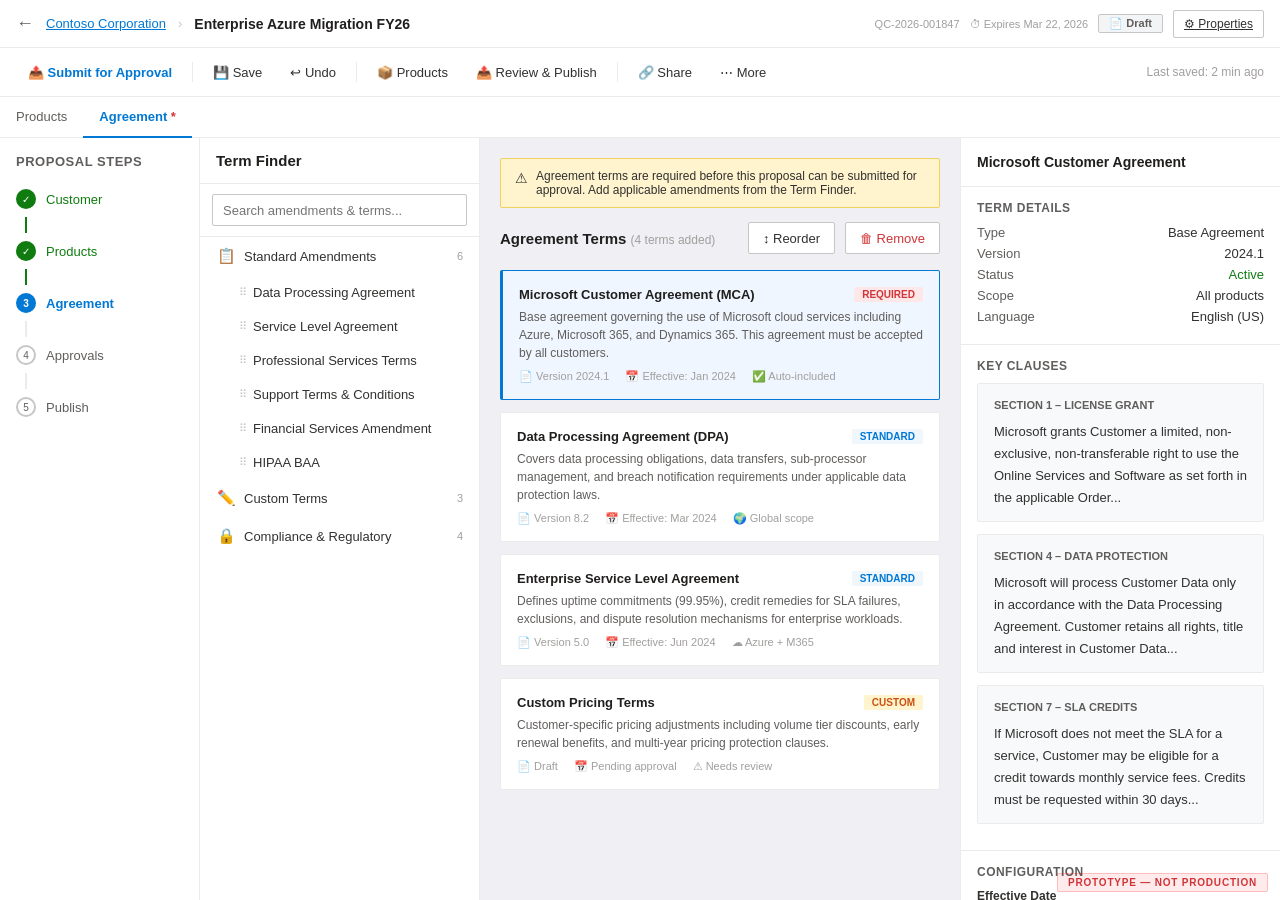
<file: quote-terms.html>
<!DOCTYPE html>
<html lang="en">
<head>
<meta charset="UTF-8">
<meta name="viewport" content="width=device-width, initial-scale=1.0">
<title>Proposal Center – Quote Editor (Agreement)</title>
<link rel="stylesheet" href="styles.css">
<style>
  body { overflow: hidden; }
  .quote-nav {
    background: #fff; height: 48px; display: flex; align-items: center;
    padding: 0 16px; gap: 12px; border-bottom: 1px solid var(--gray-200); flex-shrink: 0;
  }
  .quote-back { font-size: 18px; color: var(--gray-500); cursor: pointer; text-decoration: none; }
  .quote-back:hover { color: var(--blue); }
  .quote-customer { font-size: 13px; color: var(--blue); cursor: pointer; }
  .quote-customer:hover { text-decoration: underline; }
  .quote-sep { color: var(--gray-300); font-size: 13px; }
  .quote-name { font-size: 14px; font-weight: 600; color: var(--gray-900); }
  .quote-status { margin-left: auto; display: flex; align-items: center; gap: 10px; }
  .quote-expiry { font-size: 11px; color: var(--gray-400); display: flex; align-items: center; gap: 4px; }
  .quote-id { font-size: 11px; color: var(--gray-400); }

  .editor-wrapper { display: flex; flex-direction: column; height: calc(100vh - 48px); }

  .steps-sidebar {
    width: 200px; background: #fff; border-right: 1px solid var(--gray-200);
    padding: 16px 0; flex-shrink: 0; overflow-y: auto;
  }
  .steps-title { padding: 0 16px; font-size: 13px; font-weight: 600; color: var(--gray-500); text-transform: uppercase; letter-spacing: 0.04em; margin-bottom: 12px; }
  .step-item {
    display: flex; align-items: center; gap: 10px;
    padding: 8px 16px; font-size: 13px; color: var(--gray-500);
    cursor: pointer; transition: background .12s;
  }
  .step-item:hover { background: var(--gray-50); }
  .step-item.active { color: var(--blue); font-weight: 600; }
  .step-item.done { color: var(--green); }
  .step-dot {
    width: 20px; height: 20px; border-radius: 50%;
    border: 2px solid var(--gray-300); display: flex; align-items: center;
    justify-content: center; font-size: 10px; flex-shrink: 0;
  }
  .step-item.active .step-dot { border-color: var(--blue); background: var(--blue); color: #fff; }
  .step-item.done .step-dot { border-color: var(--green); background: var(--green); color: #fff; }
  .step-connector { width: 2px; height: 16px; background: var(--gray-200); margin-left: 25px; }
  .step-connector.done { background: var(--green); }

  /* Term items */
  .term-card {
    background: #fff; border: 1px solid var(--gray-200); border-radius: var(--radius);
    padding: 16px; margin-bottom: 12px; cursor: pointer; transition: all .15s;
  }
  .term-card:hover { border-color: var(--blue); box-shadow: var(--shadow-sm); }
  .term-card.selected { border-color: var(--blue); background: var(--blue-selected-bg); border-left: 3px solid var(--blue); }
  .term-card-header { display: flex; align-items: center; justify-content: space-between; margin-bottom: 6px; }
  .term-card-title { font-size: 13px; font-weight: 600; color: var(--gray-900); }
  .term-card-type { font-size: 11px; color: var(--gray-400); }
  .term-card-desc { font-size: 12px; color: var(--gray-500); line-height: 1.5; }
  .term-card-meta { display: flex; gap: 16px; margin-top: 8px; font-size: 11px; color: var(--gray-400); }

  .amendment-label {
    display: inline-flex; align-items: center; gap: 4px; padding: 2px 8px;
    border-radius: 2px; font-size: 10px; font-weight: 600; text-transform: uppercase;
  }
  .amendment-standard { background: var(--blue-light); color: var(--blue); }
  .amendment-custom { background: var(--orange-light); color: var(--orange); }
  .amendment-required { background: var(--red-light); color: var(--red); }

  /* Term detail panel */
  .term-detail { padding: 20px; }
  .term-detail h3 { font-size: 15px; font-weight: 600; color: var(--gray-900); margin-bottom: 16px; }
  .term-clause {
    padding: 12px 16px; background: var(--gray-50); border: 1px solid var(--gray-200);
    border-radius: var(--radius); font-size: 13px; line-height: 1.7; color: var(--gray-700);
    margin-bottom: 12px;
  }
  .term-clause .clause-label { font-size: 11px; font-weight: 600; color: var(--gray-500); text-transform: uppercase; margin-bottom: 6px; }

  .properties-btn {
    height: 28px; padding: 0 10px; border: 1px solid var(--gray-300); border-radius: var(--radius);
    background: #fff; font-family: var(--font); font-size: 12px; color: var(--gray-700);
    cursor: pointer; display: flex; align-items: center; gap: 4px;
  }
  .properties-btn:hover { border-color: var(--blue); color: var(--blue); }
</style>
</head>
<body>

<!-- QUOTE NAV BAR -->
<div class="quote-nav">
  <a class="quote-back" href="proposals.html" title="Back to proposals">←</a>
  <a class="quote-customer" href="customer.html">Contoso Corporation</a>
  <span class="quote-sep">›</span>
  <span class="quote-name">Enterprise Azure Migration FY26</span>
  <div class="quote-status">
    <span class="quote-id">QC-2026-001847</span>
    <span class="quote-expiry">⏱ Expires Mar 22, 2026</span>
    <span class="badge badge-draft">📄 Draft</span>
    <a class="properties-btn" href="#" onclick="alert('Properties panel')">⚙ Properties</a>
  </div>
</div>

<div class="editor-wrapper">
  <!-- COMMAND BAR -->
  <div class="command-bar">
    <button class="cmd-btn primary" onclick="alert('Submit for Approval – prototype interaction')">📤 Submit for Approval</button>
    <div class="cmd-sep"></div>
    <button class="cmd-btn" onclick="alert('Save – saved successfully')">💾 Save</button>
    <button class="cmd-btn" onclick="alert('Undo – prototype interaction')">↩ Undo</button>
    <div class="cmd-sep"></div>
    <button class="cmd-btn" onclick="window.location='quote-editor.html'">📦 Products</button>
    <button class="cmd-btn" onclick="window.location='review-publish.html'">📤 Review & Publish</button>
    <div class="cmd-sep"></div>
    <button class="cmd-btn" onclick="alert('Share – copy link generated')">🔗 Share</button>
    <button class="cmd-btn">⋯ More</button>
    <div style="flex:1"></div>
    <span style="font-size:12px;color:var(--gray-400);">Last saved: 2 min ago</span>
  </div>

  <!-- EDITOR TABS -->
  <div class="tab-bar" style="padding-left:0;">
    <div class="tab" onclick="window.location='quote-editor.html'" style="padding-left:16px;">Products</div>
    <div class="tab active">Agreement <span style="color:var(--red)">*</span></div>
  </div>

  <!-- EDITOR BODY -->
  <div style="display:flex; flex:1; overflow:hidden;">
    <!-- PROPOSAL STEPS -->
    <div class="steps-sidebar">
      <div class="steps-title">Proposal Steps</div>
      <div class="step-item done"><div class="step-dot">✓</div><span>Customer</span></div>
      <div class="step-connector done"></div>
      <div class="step-item done"><div class="step-dot">✓</div><span>Products</span></div>
      <div class="step-connector done"></div>
      <div class="step-item active"><div class="step-dot">3</div><span>Agreement</span></div>
      <div class="step-connector"></div>
      <div class="step-item"><div class="step-dot">4</div><span>Approvals</span></div>
      <div class="step-connector"></div>
      <div class="step-item"><div class="step-dot">5</div><span>Publish</span></div>
    </div>

    <!-- TERM FINDER -->
    <div class="editor-finder">
      <div class="finder-header">Term Finder</div>
      <div class="finder-search">
        <input type="text" placeholder="Search amendments & terms..." id="term-search" oninput="searchTerms(this.value)">
      </div>
      <div id="term-list">
        <div class="finder-category" onclick="toggleCategory(this)">
          <span class="cat-icon">📋</span>
          <span>Standard Amendments</span>
          <span class="cat-count">6</span>
        </div>
        <div class="cat-children">
          <div class="finder-item" onclick="addTerm('Data Processing Agreement','standard')"><span class="drag-handle">⠿</span>Data Processing Agreement<span class="add-icon">＋</span></div>
          <div class="finder-item" onclick="addTerm('Service Level Agreement','standard')"><span class="drag-handle">⠿</span>Service Level Agreement<span class="add-icon">＋</span></div>
          <div class="finder-item" onclick="addTerm('Professional Services Terms','standard')"><span class="drag-handle">⠿</span>Professional Services Terms<span class="add-icon">＋</span></div>
          <div class="finder-item" onclick="addTerm('Support Terms & Conditions','standard')"><span class="drag-handle">⠿</span>Support Terms & Conditions<span class="add-icon">＋</span></div>
          <div class="finder-item" onclick="addTerm('Financial Services Amendment','standard')"><span class="drag-handle">⠿</span>Financial Services Amendment<span class="add-icon">＋</span></div>
          <div class="finder-item" onclick="addTerm('HIPAA BAA','standard')"><span class="drag-handle">⠿</span>HIPAA BAA<span class="add-icon">＋</span></div>
        </div>
        <div class="finder-category" onclick="toggleCategory(this)">
          <span class="cat-icon">✏️</span>
          <span>Custom Terms</span>
          <span class="cat-count">3</span>
        </div>
        <div class="cat-children" style="display:none;">
          <div class="finder-item" onclick="addTerm('Custom Pricing Terms','custom')"><span class="drag-handle">⠿</span>Custom Pricing Terms<span class="add-icon">＋</span></div>
          <div class="finder-item" onclick="addTerm('Extended Payment Terms','custom')"><span class="drag-handle">⠿</span>Extended Payment Terms<span class="add-icon">＋</span></div>
          <div class="finder-item" onclick="addTerm('Volume Discount Schedule','custom')"><span class="drag-handle">⠿</span>Volume Discount Schedule<span class="add-icon">＋</span></div>
        </div>
        <div class="finder-category" onclick="toggleCategory(this)">
          <span class="cat-icon">🔒</span>
          <span>Compliance & Regulatory</span>
          <span class="cat-count">4</span>
        </div>
        <div class="cat-children" style="display:none;">
          <div class="finder-item" onclick="addTerm('GDPR Data Protection','required')"><span class="drag-handle">⠿</span>GDPR Data Protection<span class="add-icon">＋</span></div>
          <div class="finder-item" onclick="addTerm('SOC 2 Compliance','required')"><span class="drag-handle">⠿</span>SOC 2 Compliance<span class="add-icon">＋</span></div>
          <div class="finder-item" onclick="addTerm('Government Security Rider','required')"><span class="drag-handle">⠿</span>Government Security Rider<span class="add-icon">＋</span></div>
          <div class="finder-item" onclick="addTerm('Accessibility Standards','required')"><span class="drag-handle">⠿</span>Accessibility Standards<span class="add-icon">＋</span></div>
        </div>
      </div>
    </div>

    <!-- MAIN TERMS LIST -->
    <div class="editor-main" style="padding:20px;">
      <div class="info-banner warning">
        <span class="banner-icon">⚠</span>
        <span>Agreement terms are required before this proposal can be submitted for approval. Add applicable amendments from the Term Finder.</span>
      </div>

      <div style="display:flex; align-items:center; justify-content:space-between; margin-bottom:16px;">
        <h3 style="font-size:15px; font-weight:600; color:var(--gray-900);">Agreement Terms <span style="font-size:12px; color:var(--gray-400); font-weight:400;">(4 terms added)</span></h3>
        <div class="btn-row">
          <button class="toolbar-btn" onclick="alert('Reorder terms')">↕ Reorder</button>
          <button class="toolbar-btn" style="color:var(--red);" onclick="alert('Remove selected term')">🗑 Remove</button>
        </div>
      </div>

      <!-- Term Cards -->
      <div id="terms-container">
        <div class="term-card selected" onclick="selectTerm(this)">
          <div class="term-card-header">
            <span class="term-card-title">Microsoft Customer Agreement (MCA)</span>
            <span class="amendment-label amendment-required">Required</span>
          </div>
          <div class="term-card-desc">Base agreement governing the use of Microsoft cloud services including Azure, Microsoft 365, and Dynamics 365. This agreement must be accepted by all customers.</div>
          <div class="term-card-meta">
            <span>📄 Version 2024.1</span>
            <span>📅 Effective: Jan 2024</span>
            <span>✅ Auto-included</span>
          </div>
        </div>

        <div class="term-card" onclick="selectTerm(this)">
          <div class="term-card-header">
            <span class="term-card-title">Data Processing Agreement (DPA)</span>
            <span class="amendment-label amendment-standard">Standard</span>
          </div>
          <div class="term-card-desc">Covers data processing obligations, data transfers, sub-processor management, and breach notification requirements under applicable data protection laws.</div>
          <div class="term-card-meta">
            <span>📄 Version 8.2</span>
            <span>📅 Effective: Mar 2024</span>
            <span>🌍 Global scope</span>
          </div>
        </div>

        <div class="term-card" onclick="selectTerm(this)">
          <div class="term-card-header">
            <span class="term-card-title">Enterprise Service Level Agreement</span>
            <span class="amendment-label amendment-standard">Standard</span>
          </div>
          <div class="term-card-desc">Defines uptime commitments (99.95%), credit remedies for SLA failures, exclusions, and dispute resolution mechanisms for enterprise workloads.</div>
          <div class="term-card-meta">
            <span>📄 Version 5.0</span>
            <span>📅 Effective: Jun 2024</span>
            <span>☁ Azure + M365</span>
          </div>
        </div>

        <div class="term-card" onclick="selectTerm(this)">
          <div class="term-card-header">
            <span class="term-card-title">Custom Pricing Terms</span>
            <span class="amendment-label amendment-custom">Custom</span>
          </div>
          <div class="term-card-desc">Customer-specific pricing adjustments including volume tier discounts, early renewal benefits, and multi-year pricing protection clauses.</div>
          <div class="term-card-meta">
            <span>📄 Draft</span>
            <span>📅 Pending approval</span>
            <span>⚠ Needs review</span>
          </div>
        </div>
      </div>
    </div>

    <!-- DETAILS PANE -->
    <div class="editor-details" id="details-pane">
      <div class="details-header">Microsoft Customer Agreement</div>
      <div class="details-section">
        <div class="details-section-title">Term Details</div>
        <div class="details-row"><span class="details-label">Type</span><span class="details-value">Base Agreement</span></div>
        <div class="details-row"><span class="details-label">Version</span><span class="details-value">2024.1</span></div>
        <div class="details-row"><span class="details-label">Status</span><span class="details-value" style="color:var(--green);">Active</span></div>
        <div class="details-row"><span class="details-label">Scope</span><span class="details-value">All products</span></div>
        <div class="details-row"><span class="details-label">Language</span><span class="details-value">English (US)</span></div>
      </div>
      <div class="details-section">
        <div class="details-section-title">Key Clauses</div>
        <div class="term-clause">
          <div class="clause-label">Section 1 – License Grant</div>
          Microsoft grants Customer a limited, non-exclusive, non-transferable right to use the Online Services and Software as set forth in the applicable Order...
        </div>
        <div class="term-clause">
          <div class="clause-label">Section 4 – Data Protection</div>
          Microsoft will process Customer Data only in accordance with the Data Processing Agreement. Customer retains all rights, title and interest in Customer Data...
        </div>
        <div class="term-clause">
          <div class="clause-label">Section 7 – SLA Credits</div>
          If Microsoft does not meet the SLA for a service, Customer may be eligible for a credit towards monthly service fees. Credits must be requested within 30 days...
        </div>
      </div>
      <div class="details-section">
        <div class="details-section-title">Configuration</div>
        <div class="form-group" style="margin-bottom:12px;">
          <label class="form-label">Effective Date</label>
          <input class="form-input" type="date" value="2025-07-01" style="width:100%;">
        </div>
        <div class="form-group" style="margin-bottom:12px;">
          <label class="form-label">Expiration Date</label>
          <input class="form-input" type="date" value="2026-06-30" style="width:100%;">
        </div>
        <div class="form-group" style="margin-bottom:12px;">
          <label class="form-label">Notes</label>
          <textarea class="form-input" style="width:100%; height:60px; resize:vertical; padding:8px 10px;" placeholder="Add internal notes about this term..."></textarea>
        </div>
      </div>
      <div class="details-section">
        <div class="details-section-title">Actions</div>
        <div class="btn-row" style="gap:8px;">
          <button class="btn-secondary" style="font-size:12px; height:28px; padding:0 12px;" onclick="alert('Preview full document')">📄 Preview</button>
          <button class="btn-secondary" style="font-size:12px; height:28px; padding:0 12px;" onclick="alert('Download PDF')">⬇ Download</button>
        </div>
      </div>
    </div>
  </div>
</div>

<div class="prototype-watermark">PROTOTYPE — Not Production</div>

<script>
function toggleCategory(el) {
  const children = el.nextElementSibling;
  if (children && children.classList.contains('cat-children')) {
    children.style.display = children.style.display === 'none' ? '' : 'none';
  }
}

function selectTerm(card) {
  document.querySelectorAll('.term-card').forEach(c => c.classList.remove('selected'));
  card.classList.add('selected');
  const title = card.querySelector('.term-card-title').textContent;
  document.querySelector('.details-header').textContent = title;
}

function addTerm(name, type) {
  const container = document.getElementById('terms-container');
  const typeClass = type === 'standard' ? 'amendment-standard' : type === 'custom' ? 'amendment-custom' : 'amendment-required';
  const typeLabel = type.charAt(0).toUpperCase() + type.slice(1);
  const card = document.createElement('div');
  card.className = 'term-card';
  card.onclick = function(){ selectTerm(this); };
  card.innerHTML = `
    <div class="term-card-header">
      <span class="term-card-title">${name}</span>
      <span class="amendment-label ${typeClass}">${typeLabel}</span>
    </div>
    <div class="term-card-desc">Amendment added from Term Finder. Configure details in the right panel.</div>
    <div class="term-card-meta">
      <span>📄 Latest version</span>
      <span>📅 Added just now</span>
    </div>
  `;
  container.appendChild(card);
}

function searchTerms(term) {
  const lower = term.toLowerCase();
  document.querySelectorAll('.finder-item').forEach(item => {
    item.style.display = item.textContent.toLowerCase().includes(lower) ? '' : 'none';
  });
  document.querySelectorAll('.cat-children').forEach(cat => {
    const visible = [...cat.querySelectorAll('.finder-item')].some(i => i.style.display !== 'none');
    cat.style.display = visible ? '' : 'none';
    if (cat.previousElementSibling) cat.previousElementSibling.style.display = visible ? '' : 'none';
  });
}
</script>
</body>
</html>
</file>
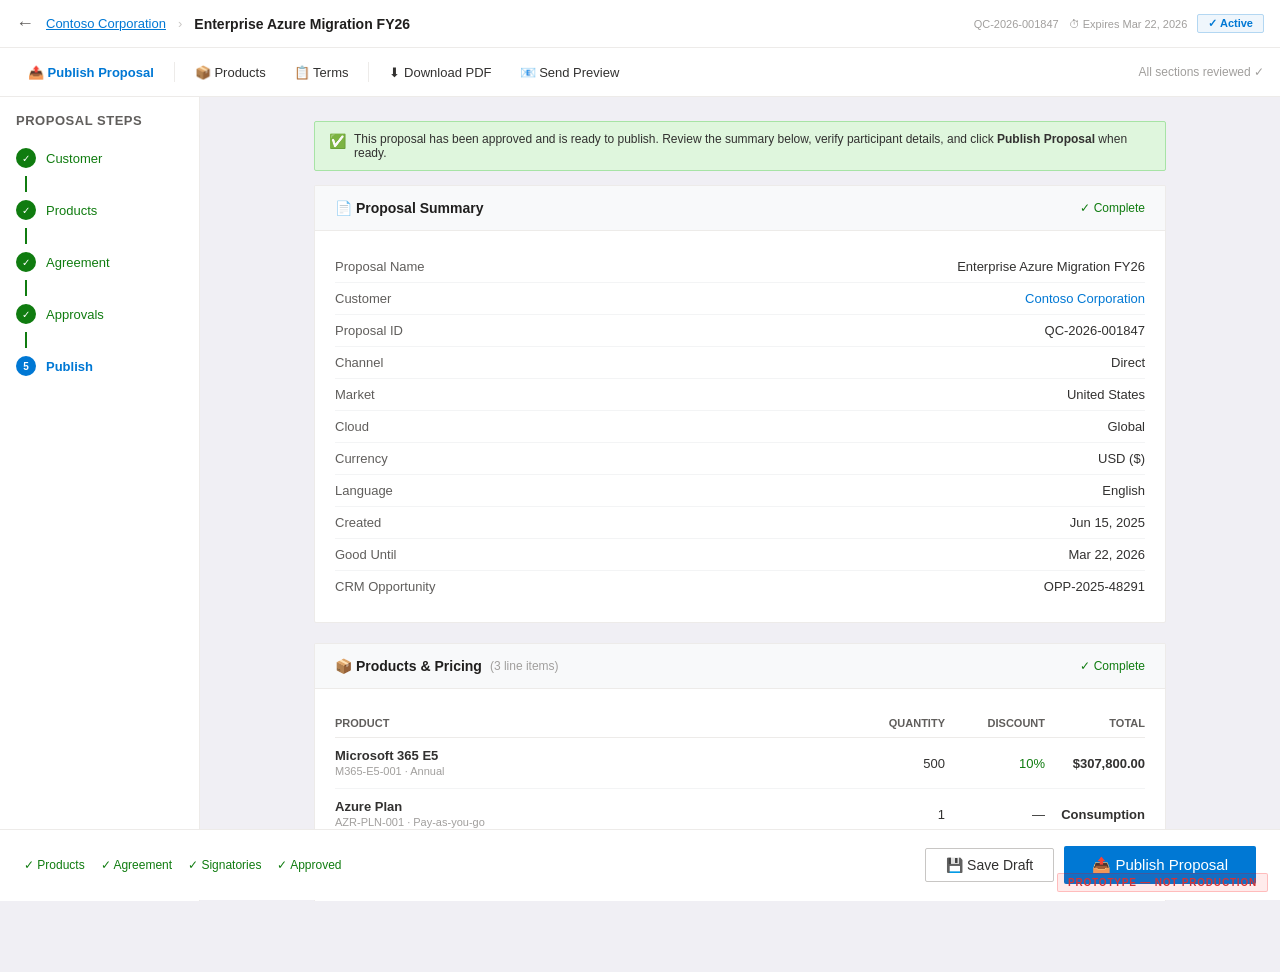
<file: review-publish.html>
<!DOCTYPE html>
<html lang="en">
<head>
<meta charset="UTF-8">
<meta name="viewport" content="width=device-width, initial-scale=1.0">
<title>Proposal Center – Review & Publish</title>
<link rel="stylesheet" href="styles.css">
<style>
  body { overflow-x: hidden; }
  .quote-nav {
    background: #fff; height: 48px; display: flex; align-items: center;
    padding: 0 16px; gap: 12px; border-bottom: 1px solid var(--gray-200); flex-shrink: 0;
  }
  .quote-back { font-size: 18px; color: var(--gray-500); cursor: pointer; text-decoration: none; }
  .quote-back:hover { color: var(--blue); }
  .quote-customer { font-size: 13px; color: var(--blue); cursor: pointer; }
  .quote-customer:hover { text-decoration: underline; }
  .quote-sep { color: var(--gray-300); font-size: 13px; }
  .quote-name { font-size: 14px; font-weight: 600; color: var(--gray-900); }
  .quote-status { margin-left: auto; display: flex; align-items: center; gap: 10px; }
  .quote-expiry { font-size: 11px; color: var(--gray-400); }
  .quote-id { font-size: 11px; color: var(--gray-400); }

  .review-body { max-width: 900px; margin: 0 auto; padding: 24px; }

  .review-section {
    background: #fff; border: 1px solid var(--gray-200); border-radius: var(--radius);
    margin-bottom: 20px; overflow: hidden;
  }
  .review-section-header {
    display: flex; align-items: center; justify-content: space-between;
    padding: 14px 20px; background: var(--gray-50); border-bottom: 1px solid var(--gray-200);
    cursor: pointer;
  }
  .review-section-title { font-size: 14px; font-weight: 600; color: var(--gray-900); display: flex; align-items: center; gap: 8px; }
  .review-section-status { font-size: 12px; }
  .review-section-body { padding: 20px; }
  .review-section-body.collapsed { display: none; }

  .review-row { display: flex; justify-content: space-between; padding: 8px 0; border-bottom: 1px solid var(--gray-100); font-size: 13px; }
  .review-row:last-child { border-bottom: none; }
  .review-label { color: var(--gray-500); }
  .review-value { color: var(--gray-700); font-weight: 500; text-align: right; }

  .participant-card {
    background: var(--gray-50); border: 1px solid var(--gray-200); border-radius: var(--radius);
    padding: 16px; margin-bottom: 12px;
  }
  .participant-header { display: flex; align-items: center; gap: 10px; margin-bottom: 12px; }
  .participant-avatar {
    width: 36px; height: 36px; border-radius: 50%;
    background: linear-gradient(135deg, var(--blue), var(--purple));
    display: flex; align-items: center; justify-content: center;
    font-size: 13px; font-weight: 700; color: #fff;
  }
  .participant-name { font-size: 13px; font-weight: 600; color: var(--gray-900); }
  .participant-role { font-size: 11px; color: var(--gray-400); }

  .product-summary-row {
    display: grid; grid-template-columns: 1fr 100px 100px 100px;
    padding: 10px 0; border-bottom: 1px solid var(--gray-100); font-size: 13px; align-items: center;
  }
  .product-summary-row:last-child { border-bottom: none; }
  .product-summary-header {
    display: grid; grid-template-columns: 1fr 100px 100px 100px;
    padding: 8px 0; border-bottom: 1px solid var(--gray-200);
    font-size: 11px; font-weight: 600; color: var(--gray-500); text-transform: uppercase;
  }
  .product-summary-header span:nth-child(n+2), .product-summary-row span:nth-child(n+2) { text-align: right; }

  .publish-bar {
    background: #fff; border-top: 1px solid var(--gray-200);
    padding: 16px 24px; display: flex; align-items: center; justify-content: space-between;
    position: sticky; bottom: 0;
  }
  .publish-checklist { display: flex; align-items: center; gap: 16px; font-size: 12px; }
  .checklist-item { display: flex; align-items: center; gap: 6px; }
  .checklist-item.done { color: var(--green); }
  .checklist-item.pending { color: var(--orange); }

  .steps-sidebar {
    width: 200px; background: #fff; border-right: 1px solid var(--gray-200);
    padding: 16px 0; flex-shrink: 0; overflow-y: auto;
  }
  .steps-title { padding: 0 16px; font-size: 13px; font-weight: 600; color: var(--gray-500); text-transform: uppercase; letter-spacing: 0.04em; margin-bottom: 12px; }
  .step-item {
    display: flex; align-items: center; gap: 10px;
    padding: 8px 16px; font-size: 13px; color: var(--gray-500);
    cursor: pointer; transition: background .12s;
  }
  .step-item:hover { background: var(--gray-50); }
  .step-item.active { color: var(--blue); font-weight: 600; }
  .step-item.done { color: var(--green); }
  .step-dot {
    width: 20px; height: 20px; border-radius: 50%;
    border: 2px solid var(--gray-300); display: flex; align-items: center;
    justify-content: center; font-size: 10px; flex-shrink: 0;
  }
  .step-item.active .step-dot { border-color: var(--blue); background: var(--blue); color: #fff; }
  .step-item.done .step-dot { border-color: var(--green); background: var(--green); color: #fff; }
  .step-connector { width: 2px; height: 16px; background: var(--gray-200); margin-left: 25px; }
  .step-connector.done { background: var(--green); }
</style>
</head>
<body>

<!-- QUOTE NAV BAR -->
<div class="quote-nav">
  <a class="quote-back" href="proposals.html" title="Back to proposals">←</a>
  <a class="quote-customer" href="customer.html">Contoso Corporation</a>
  <span class="quote-sep">›</span>
  <span class="quote-name">Enterprise Azure Migration FY26</span>
  <div class="quote-status">
    <span class="quote-id">QC-2026-001847</span>
    <span class="quote-expiry">⏱ Expires Mar 22, 2026</span>
    <span class="badge badge-active">✓ Active</span>
  </div>
</div>

<!-- COMMAND BAR -->
<div class="command-bar">
  <button class="cmd-btn primary" onclick="publishProposal()">📤 Publish Proposal</button>
  <div class="cmd-sep"></div>
  <button class="cmd-btn" onclick="window.location='quote-editor.html'">📦 Products</button>
  <button class="cmd-btn" onclick="window.location='quote-terms.html'">📋 Terms</button>
  <div class="cmd-sep"></div>
  <button class="cmd-btn" onclick="alert('Download as PDF')">⬇ Download PDF</button>
  <button class="cmd-btn" onclick="alert('Send preview to customer')">📧 Send Preview</button>
  <div style="flex:1"></div>
  <span style="font-size:12px;color:var(--gray-400);">All sections reviewed ✓</span>
</div>

<div style="display:flex; height:calc(100vh - 96px); overflow:hidden;">
  <!-- PROPOSAL STEPS -->
  <div class="steps-sidebar">
    <div class="steps-title">Proposal Steps</div>
    <div class="step-item done"><div class="step-dot">✓</div><span>Customer</span></div>
    <div class="step-connector done"></div>
    <div class="step-item done"><div class="step-dot">✓</div><span>Products</span></div>
    <div class="step-connector done"></div>
    <div class="step-item done"><div class="step-dot">✓</div><span>Agreement</span></div>
    <div class="step-connector done"></div>
    <div class="step-item done"><div class="step-dot">✓</div><span>Approvals</span></div>
    <div class="step-connector done"></div>
    <div class="step-item active"><div class="step-dot">5</div><span>Publish</span></div>
  </div>

  <div style="flex:1; overflow-y:auto;">
    <div class="review-body fade-in">

      <!-- INFO BANNER -->
      <div class="info-banner success">
        <span class="banner-icon">✅</span>
        <span>This proposal has been approved and is ready to publish. Review the summary below, verify participant details, and click <strong>Publish Proposal</strong> when ready.</span>
      </div>

      <!-- PROPOSAL SUMMARY -->
      <div class="review-section">
        <div class="review-section-header" onclick="toggleSection(this)">
          <span class="review-section-title">📄 Proposal Summary</span>
          <span class="review-section-status" style="color:var(--green);">✓ Complete</span>
        </div>
        <div class="review-section-body">
          <div class="review-row"><span class="review-label">Proposal Name</span><span class="review-value">Enterprise Azure Migration FY26</span></div>
          <div class="review-row"><span class="review-label">Customer</span><span class="review-value" style="color:var(--blue);">Contoso Corporation</span></div>
          <div class="review-row"><span class="review-label">Proposal ID</span><span class="review-value">QC-2026-001847</span></div>
          <div class="review-row"><span class="review-label">Channel</span><span class="review-value">Direct</span></div>
          <div class="review-row"><span class="review-label">Market</span><span class="review-value">United States</span></div>
          <div class="review-row"><span class="review-label">Cloud</span><span class="review-value">Global</span></div>
          <div class="review-row"><span class="review-label">Currency</span><span class="review-value">USD ($)</span></div>
          <div class="review-row"><span class="review-label">Language</span><span class="review-value">English</span></div>
          <div class="review-row"><span class="review-label">Created</span><span class="review-value">Jun 15, 2025</span></div>
          <div class="review-row"><span class="review-label">Good Until</span><span class="review-value">Mar 22, 2026</span></div>
          <div class="review-row"><span class="review-label">CRM Opportunity</span><span class="review-value">OPP-2025-48291</span></div>
        </div>
      </div>

      <!-- PRODUCTS SUMMARY -->
      <div class="review-section">
        <div class="review-section-header" onclick="toggleSection(this)">
          <span class="review-section-title">📦 Products & Pricing <span style="font-size:12px;color:var(--gray-400);font-weight:400;">(3 line items)</span></span>
          <span class="review-section-status" style="color:var(--green);">✓ Complete</span>
        </div>
        <div class="review-section-body">
          <div class="product-summary-header">
            <span>Product</span>
            <span>Quantity</span>
            <span>Discount</span>
            <span>Total</span>
          </div>
          <div class="product-summary-row">
            <span><strong>Microsoft 365 E5</strong><br><span style="font-size:11px;color:var(--gray-400);">M365-E5-001 · Annual</span></span>
            <span>500</span>
            <span style="color:var(--green);">10%</span>
            <span><strong>$307,800.00</strong></span>
          </div>
          <div class="product-summary-row">
            <span><strong>Azure Plan</strong><br><span style="font-size:11px;color:var(--gray-400);">AZR-PLN-001 · Pay-as-you-go</span></span>
            <span>1</span>
            <span>—</span>
            <span><strong>Consumption</strong></span>
          </div>
          <div class="product-summary-row">
            <span><strong>Azure Reserved VM Instances</strong><br><span style="font-size:11px;color:var(--gray-400);">AZR-RVI-001 · 1-year term</span></span>
            <span>10</span>
            <span style="color:var(--green);">5%</span>
            <span><strong>$11,400.00</strong></span>
          </div>
          <div style="display:flex; justify-content:flex-end; padding:12px 0 0; border-top:1px solid var(--gray-200); margin-top:8px;">
            <div style="text-align:right;">
              <div style="font-size:12px; color:var(--gray-400);">Estimated Annual Total</div>
              <div style="font-size:20px; font-weight:700; color:var(--gray-900);">$319,200.00</div>
              <div style="font-size:11px; color:var(--gray-400);">+ Azure consumption (variable)</div>
            </div>
          </div>
        </div>
      </div>

      <!-- AGREEMENT SUMMARY -->
      <div class="review-section">
        <div class="review-section-header" onclick="toggleSection(this)">
          <span class="review-section-title">📋 Agreement Terms <span style="font-size:12px;color:var(--gray-400);font-weight:400;">(4 terms)</span></span>
          <span class="review-section-status" style="color:var(--green);">✓ Complete</span>
        </div>
        <div class="review-section-body">
          <div class="review-row"><span class="review-label">Microsoft Customer Agreement</span><span class="review-value"><span class="badge badge-published" style="font-size:10px;">Required</span></span></div>
          <div class="review-row"><span class="review-label">Data Processing Agreement</span><span class="review-value"><span class="badge badge-active" style="font-size:10px;">Standard</span></span></div>
          <div class="review-row"><span class="review-label">Enterprise SLA</span><span class="review-value"><span class="badge badge-active" style="font-size:10px;">Standard</span></span></div>
          <div class="review-row"><span class="review-label">Custom Pricing Terms</span><span class="review-value"><span class="badge badge-pending" style="font-size:10px;">Custom</span></span></div>
          <div style="margin-top:8px;">
            <a href="quote-terms.html" style="font-size:12px; color:var(--blue); text-decoration:none;">Edit agreement terms →</a>
          </div>
        </div>
      </div>

      <!-- PARTICIPANTS / SIGNATORIES -->
      <div class="review-section">
        <div class="review-section-header" onclick="toggleSection(this)">
          <span class="review-section-title">👥 Participants & Signatories</span>
          <span class="review-section-status" style="color:var(--green);">✓ Complete</span>
        </div>
        <div class="review-section-body">
          <div class="participant-card">
            <div class="participant-header">
              <div class="participant-avatar">JD</div>
              <div>
                <div class="participant-name">Jane Doe</div>
                <div class="participant-role">Primary Signatory — Contoso Corporation</div>
              </div>
              <span class="badge badge-published" style="margin-left:auto; font-size:10px;">Confirmed</span>
            </div>
            <div class="form-row" style="margin-bottom:0;">
              <div class="form-group" style="flex:1;">
                <label class="form-label">First Name</label>
                <input class="form-input" type="text" value="Jane" style="width:100%;">
              </div>
              <div class="form-group" style="flex:1;">
                <label class="form-label">Last Name</label>
                <input class="form-input" type="text" value="Doe" style="width:100%;">
              </div>
            </div>
            <div class="form-row" style="margin-top:12px; margin-bottom:0;">
              <div class="form-group" style="flex:1;">
                <label class="form-label">Email</label>
                <input class="form-input" type="email" value="jane.doe@contoso.com" style="width:100%;">
              </div>
              <div class="form-group" style="flex:1;">
                <label class="form-label">Phone</label>
                <input class="form-input" type="tel" value="+1 (425) 555-0198" style="width:100%;">
              </div>
            </div>
          </div>

          <div class="participant-card">
            <div class="participant-header">
              <div class="participant-avatar" style="background:linear-gradient(135deg, var(--green), #2d9d2d);">RS</div>
              <div>
                <div class="participant-name">Robert Smith</div>
                <div class="participant-role">Additional Signatory — Contoso Corporation</div>
              </div>
              <span class="badge badge-pending" style="margin-left:auto; font-size:10px;">Pending</span>
            </div>
            <div class="form-row" style="margin-bottom:0;">
              <div class="form-group" style="flex:1;">
                <label class="form-label">First Name</label>
                <input class="form-input" type="text" value="Robert" style="width:100%;">
              </div>
              <div class="form-group" style="flex:1;">
                <label class="form-label">Last Name</label>
                <input class="form-input" type="text" value="Smith" style="width:100%;">
              </div>
            </div>
            <div class="form-row" style="margin-top:12px; margin-bottom:0;">
              <div class="form-group" style="flex:1;">
                <label class="form-label">Email</label>
                <input class="form-input" type="email" value="r.smith@contoso.com" style="width:100%;">
              </div>
              <div class="form-group" style="flex:1;">
                <label class="form-label">Phone</label>
                <input class="form-input" type="tel" value="+1 (425) 555-0234" style="width:100%;">
              </div>
            </div>
          </div>

          <button class="btn-secondary" style="font-size:12px;" onclick="alert('Add signatory form')">＋ Add Signatory</button>
        </div>
      </div>

      <!-- TRANSACTION OPTIONS -->
      <div class="review-section">
        <div class="review-section-header" onclick="toggleSection(this)">
          <span class="review-section-title">⚙ Transaction Options</span>
          <span class="review-section-status" style="color:var(--green);">✓ Complete</span>
        </div>
        <div class="review-section-body">
          <div class="form-row">
            <div class="form-group" style="flex:1;">
              <label class="form-label">Billing Frequency</label>
              <select class="form-select" style="width:100%;">
                <option selected>Monthly</option>
                <option>Annual</option>
                <option>One-time</option>
              </select>
            </div>
            <div class="form-group" style="flex:1;">
              <label class="form-label">Payment Method</label>
              <select class="form-select" style="width:100%;">
                <option selected>Invoice</option>
                <option>Credit Card</option>
                <option>Wire Transfer</option>
              </select>
            </div>
          </div>
          <div class="form-row">
            <div class="form-group" style="flex:1;">
              <label class="form-label">PO Number (optional)</label>
              <input class="form-input" type="text" placeholder="Enter PO number" style="width:100%;">
            </div>
            <div class="form-group" style="flex:1;">
              <label class="form-label">Start Date</label>
              <input class="form-input" type="date" value="2025-07-01" style="width:100%;">
            </div>
          </div>
          <div class="form-group" style="margin-top:4px;">
            <label class="form-label" style="display:flex; align-items:center; gap:8px;">
              <input type="checkbox" checked> Auto-renew subscriptions at end of term
            </label>
          </div>
        </div>
      </div>

      <!-- APPROVAL HISTORY -->
      <div class="review-section">
        <div class="review-section-header" onclick="toggleSection(this)">
          <span class="review-section-title">✅ Approval History</span>
          <span class="review-section-status" style="color:var(--green);">Approved</span>
        </div>
        <div class="review-section-body">
          <div style="display:flex; flex-direction:column; gap:12px;">
            <div style="display:flex; align-items:flex-start; gap:12px; font-size:13px;">
              <div style="width:32px;height:32px;border-radius:50%;background:var(--green);color:#fff;display:flex;align-items:center;justify-content:center;font-size:12px;font-weight:700;flex-shrink:0;">AJ</div>
              <div>
                <div><strong>Alex Johnson</strong> submitted for approval</div>
                <div style="font-size:11px;color:var(--gray-400);">Jun 20, 2025 at 2:34 PM</div>
              </div>
            </div>
            <div style="display:flex; align-items:flex-start; gap:12px; font-size:13px;">
              <div style="width:32px;height:32px;border-radius:50%;background:var(--blue);color:#fff;display:flex;align-items:center;justify-content:center;font-size:12px;font-weight:700;flex-shrink:0;">ML</div>
              <div>
                <div><strong>Maria Lopez</strong> approved the proposal</div>
                <div style="font-size:11px;color:var(--gray-400);">Jun 21, 2025 at 9:15 AM</div>
                <div style="font-size:12px; color:var(--gray-500); margin-top:4px; padding:6px 10px; background:var(--gray-50); border-radius:var(--radius);">
                  "Pricing looks good. Approved for Contoso. Please ensure DPA is attached before publishing."
                </div>
              </div>
            </div>
          </div>
        </div>
      </div>

    </div>
  </div>
</div>

<!-- PUBLISH BAR -->
<div class="publish-bar">
  <div class="publish-checklist">
    <span class="checklist-item done">✓ Products</span>
    <span class="checklist-item done">✓ Agreement</span>
    <span class="checklist-item done">✓ Signatories</span>
    <span class="checklist-item done">✓ Approved</span>
  </div>
  <div class="btn-row">
    <button class="btn-secondary" onclick="alert('Save as draft')">💾 Save Draft</button>
    <button class="btn-primary" style="font-size:15px; height:38px; padding:0 28px;" onclick="publishProposal()">📤 Publish Proposal</button>
  </div>
</div>

<div class="prototype-watermark">PROTOTYPE — Not Production</div>

<script>
function toggleSection(header) {
  const body = header.nextElementSibling;
  body.classList.toggle('collapsed');
}

function publishProposal() {
  if (confirm('Are you sure you want to publish this proposal to Contoso Corporation?\n\nThis will send the agreement to the customer for acceptance.')) {
    alert('✅ Proposal published successfully!\n\nProposal QC-2026-001847 has been sent to Contoso Corporation. The customer will receive an email notification with the agreement link.');
    document.querySelector('.badge').className = 'badge badge-published';
    document.querySelector('.badge').textContent = '✓ Published';
  }
}
</script>
</body>
</html>
</file>
<file: styles.css>
/* ═══════════════════════════════════════════════════════════════
   Proposal Center (Quote Center) — Shared Prototype Styles
   Design System: Dynamics 365 / MSX Shell / Fluent UI
   ═══════════════════════════════════════════════════════════════ */

*, *::before, *::after { box-sizing: border-box; margin: 0; padding: 0; }

:root {
  --blue: #0078d4;
  --blue-hover: #006cbd;
  --blue-light: #eff6fc;
  --blue-selected-border: #0078d4;
  --blue-selected-bg: #f0f6ff;
  --green: #107c10;
  --green-light: #dff6dd;
  --orange: #ca5010;
  --orange-light: #fff4ce;
  --red: #d13438;
  --red-light: #fde7e9;
  --purple: #5c2d91;
  --gray-50: #f8f9fa;
  --gray-100: #f3f4f5;
  --gray-200: #edebe9;
  --gray-300: #c8c6c4;
  --gray-400: #a19f9d;
  --gray-500: #605e5c;
  --gray-700: #323130;
  --gray-900: #201f1e;
  --navy: #1b1a27;
  --navy-2: #252435;
  --font: 'Segoe UI', -apple-system, BlinkMacSystemFont, sans-serif;
  --shadow-sm: 0 1px 3px rgba(0,0,0,0.12);
  --shadow-md: 0 2px 8px rgba(0,0,0,0.14);
  --shadow-panel: 0 2px 12px rgba(0,0,0,0.18), 0 0 2px rgba(0,0,0,0.08);
  --radius: 2px;
}

body {
  font-family: var(--font);
  font-size: 14px;
  color: var(--gray-700);
  background: #f0eff4;
  min-height: 100vh;
  overflow: hidden;
}

/* ── PROTOTYPE WATERMARK ── */
.prototype-watermark {
  position: fixed;
  bottom: 8px;
  right: 12px;
  background: rgba(255, 0, 0, 0.08);
  border: 1px solid rgba(255, 0, 0, 0.2);
  color: var(--red);
  padding: 3px 10px;
  font-size: 10px;
  font-weight: 700;
  letter-spacing: 0.08em;
  text-transform: uppercase;
  border-radius: 2px;
  z-index: 9999;
  pointer-events: none;
}

/* ── TOP NAV ── */
.top-nav {
  background: var(--navy);
  height: 48px;
  display: flex;
  align-items: center;
  padding: 0 12px;
  gap: 8px;
  color: #fff;
  position: sticky;
  top: 0;
  z-index: 100;
  flex-shrink: 0;
}
.nav-grid { font-size: 16px; cursor: pointer; color: rgba(255,255,255,0.7); padding: 6px; }
.nav-logo { font-size: 13px; font-weight: 600; letter-spacing: 0.02em; color: #fff; margin-right: 4px; }
.nav-sep { color: rgba(255,255,255,0.3); font-size: 13px; }
.nav-app { font-size: 13px; color: #5fc3f4; font-weight: 500; }
.nav-search {
  margin: 0 auto;
  background: rgba(255,255,255,0.12);
  border: 1px solid rgba(255,255,255,0.15);
  border-radius: 2px;
  display: flex;
  align-items: center;
  padding: 0 10px;
  gap: 6px;
  width: 320px;
  height: 32px;
  color: rgba(255,255,255,0.6);
  font-size: 13px;
  cursor: text;
}
.nav-right { display: flex; align-items: center; gap: 12px; margin-left: auto; }
.nav-icon { color: rgba(255,255,255,0.7); font-size: 15px; cursor: pointer; transition: color .15s; }
.nav-icon:hover { color: #fff; }
.nav-avatar {
  width: 30px; height: 30px; border-radius: 50%;
  background: linear-gradient(135deg, #0078d4, #40a9ff);
  display: flex; align-items: center; justify-content: center;
  font-size: 12px; font-weight: 700; color: #fff; cursor: pointer;
}

/* ── APP BODY ── */
.app-body { display: flex; height: calc(100vh - 48px); overflow: hidden; }

/* ── LEFT SIDEBAR NAV ── */
.sidebar-nav {
  width: 220px;
  background: #fff;
  border-right: 1px solid var(--gray-200);
  overflow-y: auto;
  flex-shrink: 0;
  display: flex;
  flex-direction: column;
}
.sidebar-nav-header {
  padding: 20px 16px 12px;
  font-size: 18px;
  font-weight: 600;
  color: var(--gray-900);
}
.sidebar-nav-item {
  display: flex;
  align-items: center;
  gap: 10px;
  padding: 10px 16px;
  font-size: 13px;
  color: var(--gray-700);
  cursor: pointer;
  border-left: 3px solid transparent;
  transition: background .15s, border-color .15s;
  text-decoration: none;
}
.sidebar-nav-item:hover { background: var(--gray-50); }
.sidebar-nav-item.active {
  border-left-color: var(--blue);
  background: var(--blue-light);
  font-weight: 600;
  color: var(--blue);
}
.sidebar-nav-item .nav-item-icon { font-size: 16px; width: 20px; text-align: center; }
.sidebar-nav-divider { height: 1px; background: var(--gray-200); margin: 8px 0; }

/* ── MAIN CONTENT AREA ── */
.main-content {
  flex: 1;
  overflow-y: auto;
  background: var(--gray-50);
}

/* ── PAGE HEADER ── */
.page-header {
  background: #fff;
  padding: 20px 24px;
  border-bottom: 1px solid var(--gray-200);
}
.page-header h1 {
  font-size: 20px;
  font-weight: 600;
  color: var(--gray-900);
  margin-bottom: 4px;
}
.page-header .page-subtitle {
  font-size: 13px;
  color: var(--gray-500);
}

/* ── CONTENT BODY ── */
.content-body { padding: 20px 24px; }

/* ── CARDS ── */
.card {
  background: #fff;
  border: 1px solid var(--gray-200);
  border-radius: var(--radius);
  padding: 16px;
  transition: box-shadow .15s, border-color .15s;
}
.card:hover { box-shadow: var(--shadow-sm); }
.card-header {
  display: flex;
  align-items: center;
  justify-content: space-between;
  margin-bottom: 12px;
}
.card-title {
  font-size: 14px;
  font-weight: 600;
  color: var(--gray-900);
}

/* ── STATUS BADGES ── */
.badge {
  display: inline-flex;
  align-items: center;
  gap: 5px;
  padding: 2px 10px;
  border-radius: 2px;
  font-size: 11px;
  font-weight: 600;
  text-transform: capitalize;
}
.badge-draft { background: var(--gray-100); color: var(--gray-500); border: 1px solid var(--gray-300); }
.badge-active { background: var(--blue-light); color: var(--blue); border: 1px solid #b3d7f2; }
.badge-pending { background: var(--orange-light); color: var(--orange); border: 1px solid #f0d060; }
.badge-published { background: var(--green-light); color: var(--green); border: 1px solid #a7e3a5; }
.badge-expired { background: var(--red-light); color: var(--red); border: 1px solid #f1c0c0; }

/* ── DATA TABLE ── */
.data-table {
  width: 100%;
  border-collapse: collapse;
  font-size: 13px;
}
.data-table thead th {
  text-align: left;
  padding: 10px 12px;
  background: var(--gray-100);
  border-bottom: 1px solid var(--gray-200);
  font-size: 12px;
  font-weight: 600;
  color: var(--gray-500);
  text-transform: uppercase;
  letter-spacing: 0.04em;
  cursor: pointer;
  user-select: none;
  white-space: nowrap;
}
.data-table thead th:hover { color: var(--gray-700); }
.data-table tbody tr {
  border-bottom: 1px solid var(--gray-100);
  cursor: pointer;
  transition: background .12s;
}
.data-table tbody tr:hover { background: var(--gray-50); }
.data-table tbody tr.selected { background: var(--blue-selected-bg); }
.data-table td {
  padding: 10px 12px;
  vertical-align: middle;
}
.data-table .link-cell { color: var(--blue); font-weight: 500; }
.data-table .link-cell:hover { text-decoration: underline; }

/* ── TOOLBAR / COMMAND BAR ── */
.toolbar {
  display: flex;
  align-items: center;
  gap: 8px;
  padding: 10px 0;
  flex-wrap: wrap;
}
.toolbar-search {
  display: flex;
  align-items: center;
  gap: 0;
  border: 1px solid var(--gray-300);
  border-radius: var(--radius);
  background: #fff;
  height: 32px;
  overflow: hidden;
  min-width: 260px;
}
.toolbar-search input {
  border: none;
  outline: none;
  padding: 0 10px;
  font-family: var(--font);
  font-size: 13px;
  height: 100%;
  flex: 1;
  background: transparent;
}
.toolbar-search .search-icon {
  padding: 0 8px;
  color: var(--gray-400);
  font-size: 14px;
}
.toolbar-btn {
  height: 32px;
  padding: 0 14px;
  border: 1px solid var(--gray-300);
  border-radius: var(--radius);
  background: #fff;
  font-family: var(--font);
  font-size: 13px;
  color: var(--gray-700);
  cursor: pointer;
  display: flex;
  align-items: center;
  gap: 6px;
  transition: all .15s;
  white-space: nowrap;
}
.toolbar-btn:hover { border-color: var(--blue); color: var(--blue); }

/* ── BUTTONS ── */
.btn-primary {
  height: 34px;
  padding: 0 20px;
  background: var(--blue);
  color: #fff;
  border: none;
  border-radius: var(--radius);
  font-family: var(--font);
  font-size: 14px;
  font-weight: 500;
  cursor: pointer;
  transition: background .15s;
  display: inline-flex;
  align-items: center;
  gap: 6px;
}
.btn-primary:hover { background: var(--blue-hover); }
.btn-primary:disabled { background: var(--gray-300); cursor: not-allowed; }

.btn-secondary {
  height: 34px;
  padding: 0 20px;
  background: #fff;
  color: var(--gray-700);
  border: 1px solid var(--gray-300);
  border-radius: var(--radius);
  font-family: var(--font);
  font-size: 14px;
  cursor: pointer;
  transition: all .15s;
  display: inline-flex;
  align-items: center;
  gap: 6px;
}
.btn-secondary:hover { border-color: var(--blue); color: var(--blue); }

.btn-icon {
  width: 32px;
  height: 32px;
  border: 1px solid var(--gray-300);
  border-radius: var(--radius);
  background: #fff;
  font-size: 14px;
  color: var(--gray-500);
  cursor: pointer;
  display: flex;
  align-items: center;
  justify-content: center;
  transition: all .15s;
}
.btn-icon:hover { border-color: var(--blue); color: var(--blue); }

.btn-row { display: flex; gap: 10px; align-items: center; }
.btn-spacer { flex: 1; }

/* ── TABS ── */
.tab-bar {
  display: flex;
  align-items: center;
  gap: 0;
  border-bottom: 1px solid var(--gray-200);
  background: #fff;
  padding: 0 16px;
}
.tab {
  padding: 12px 16px;
  font-size: 13px;
  cursor: pointer;
  color: var(--gray-500);
  border-bottom: 2px solid transparent;
  margin-bottom: -1px;
  transition: all .15s;
  white-space: nowrap;
}
.tab:hover { color: var(--gray-700); }
.tab.active {
  color: var(--blue);
  font-weight: 600;
  border-bottom-color: var(--blue);
}

/* ── FORM ELEMENTS ── */
.form-group { display: flex; flex-direction: column; gap: 4px; }
.form-label {
  font-size: 12px;
  font-weight: 600;
  color: var(--gray-700);
  display: flex;
  align-items: center;
  gap: 4px;
}
.form-label .required { color: var(--red); }
.form-input {
  height: 32px;
  padding: 0 10px;
  border: 1px solid var(--gray-300);
  border-radius: var(--radius);
  font-family: var(--font);
  font-size: 13px;
  color: var(--gray-700);
  background: #fff;
  outline: none;
  transition: border-color .15s;
}
.form-input:focus { border-color: var(--blue); box-shadow: 0 0 0 2px rgba(0,120,212,0.15); }
.form-select {
  height: 32px;
  padding: 0 10px;
  border: 1px solid var(--gray-300);
  border-radius: var(--radius);
  font-family: var(--font);
  font-size: 13px;
  color: var(--gray-700);
  background: #fff;
  outline: none;
  cursor: pointer;
  appearance: none;
  background-image: url("data:image/svg+xml,%3Csvg xmlns='http://www.w3.org/2000/svg' width='12' height='12' viewBox='0 0 12 12'%3E%3Cpath fill='%23605e5c' d='M3 5l3 3 3-3z'/%3E%3C/svg%3E");
  background-repeat: no-repeat;
  background-position: right 8px center;
  padding-right: 28px;
}
.form-select:focus { border-color: var(--blue); }
.form-row { display: flex; gap: 20px; margin-bottom: 16px; align-items: flex-start; }
.form-hint { font-size: 11px; color: var(--gray-400); margin-top: 2px; }

/* ── PANEL OVERLAY (Slide-in from right) ── */
.panel-overlay {
  position: fixed;
  top: 0; left: 0; right: 0; bottom: 0;
  background: rgba(0,0,0,0.3);
  z-index: 200;
  display: flex;
  justify-content: flex-end;
}
.panel {
  width: 500px;
  max-width: 90vw;
  background: #fff;
  height: 100%;
  display: flex;
  flex-direction: column;
  box-shadow: var(--shadow-panel);
  animation: slideIn .2s ease;
  overflow: hidden;
}
@keyframes slideIn { from { transform: translateX(40px); opacity: 0; } to { transform: translateX(0); opacity: 1; } }
.panel-header {
  padding: 18px 24px 14px;
  border-bottom: 1px solid var(--gray-200);
  display: flex;
  align-items: center;
  justify-content: space-between;
  flex-shrink: 0;
}
.panel-title { font-size: 18px; font-weight: 600; color: var(--gray-900); }
.panel-close {
  color: var(--gray-500);
  cursor: pointer;
  font-size: 18px;
  padding: 4px;
  border-radius: 2px;
  background: none;
  border: none;
}
.panel-close:hover { background: var(--gray-100); }
.panel-body { flex: 1; overflow-y: auto; padding: 20px 24px; }
.panel-footer {
  padding: 16px 24px;
  border-top: 1px solid var(--gray-200);
  background: #fff;
  flex-shrink: 0;
}

/* ── BREADCRUMB BAR ── */
.breadcrumb-bar {
  background: #fff;
  border-bottom: 1px solid var(--gray-200);
  height: 44px;
  display: flex;
  align-items: center;
  padding: 0 16px;
  gap: 8px;
  font-size: 13px;
}
.bc-back {
  cursor: pointer;
  color: var(--gray-500);
  font-size: 16px;
  text-decoration: none;
  display: flex;
  align-items: center;
  gap: 4px;
}
.bc-back:hover { color: var(--blue); }
.bc-text { color: var(--gray-500); }
.bc-link { color: var(--blue); cursor: pointer; text-decoration: none; }
.bc-link:hover { text-decoration: underline; }
.bc-sep { color: var(--gray-300); }

/* ── QUOTE EDITOR LAYOUT ── */
.editor-layout { display: flex; height: 100%; overflow: hidden; }
.editor-finder {
  width: 280px;
  background: #fff;
  border-right: 1px solid var(--gray-200);
  overflow-y: auto;
  flex-shrink: 0;
}
.editor-main { flex: 1; overflow-y: auto; display: flex; flex-direction: column; }
.editor-details {
  width: 320px;
  background: #fff;
  border-left: 1px solid var(--gray-200);
  overflow-y: auto;
  flex-shrink: 0;
}

/* ── FINDER STYLES ── */
.finder-header {
  padding: 14px 16px;
  font-size: 15px;
  font-weight: 600;
  color: var(--gray-900);
  border-bottom: 1px solid var(--gray-200);
}
.finder-search {
  padding: 10px 12px;
  border-bottom: 1px solid var(--gray-200);
}
.finder-search input {
  width: 100%;
  height: 32px;
  padding: 0 10px;
  border: 1px solid var(--gray-300);
  border-radius: var(--radius);
  font-family: var(--font);
  font-size: 13px;
  outline: none;
}
.finder-search input:focus { border-color: var(--blue); }
.finder-category {
  padding: 10px 16px;
  font-size: 13px;
  color: var(--gray-700);
  cursor: pointer;
  display: flex;
  align-items: center;
  gap: 8px;
  transition: background .12s;
}
.finder-category:hover { background: var(--gray-50); }
.finder-category .cat-icon { font-size: 15px; color: var(--blue); width: 20px; text-align: center; }
.finder-category .cat-count { margin-left: auto; font-size: 11px; color: var(--gray-400); }
.finder-item {
  padding: 8px 16px 8px 36px;
  font-size: 13px;
  color: var(--gray-700);
  cursor: pointer;
  display: flex;
  align-items: center;
  gap: 6px;
  transition: background .12s;
  border-left: 3px solid transparent;
}
.finder-item:hover { background: var(--blue-light); }
.finder-item .drag-handle { color: var(--gray-300); font-size: 11px; cursor: grab; }
.finder-item .add-icon {
  margin-left: auto;
  color: var(--blue);
  font-size: 14px;
  cursor: pointer;
  opacity: 0;
  transition: opacity .15s;
}
.finder-item:hover .add-icon { opacity: 1; }

/* ── DETAILS PANE ── */
.details-header {
  padding: 16px;
  border-bottom: 1px solid var(--gray-200);
  font-size: 14px;
  font-weight: 600;
  color: var(--gray-900);
}
.details-section {
  padding: 14px 16px;
  border-bottom: 1px solid var(--gray-200);
}
.details-section-title {
  font-size: 12px;
  font-weight: 600;
  color: var(--gray-500);
  text-transform: uppercase;
  letter-spacing: 0.04em;
  margin-bottom: 10px;
}
.details-row {
  display: flex;
  justify-content: space-between;
  margin-bottom: 6px;
  font-size: 13px;
}
.details-label { color: var(--gray-500); }
.details-value { color: var(--gray-700); font-weight: 500; text-align: right; }

/* ── COMMAND BAR ── */
.command-bar {
  display: flex;
  align-items: center;
  gap: 4px;
  padding: 8px 16px;
  background: #fff;
  border-bottom: 1px solid var(--gray-200);
  flex-shrink: 0;
}
.cmd-btn {
  height: 32px;
  padding: 0 12px;
  border: none;
  background: transparent;
  font-family: var(--font);
  font-size: 13px;
  color: var(--gray-700);
  cursor: pointer;
  display: flex;
  align-items: center;
  gap: 6px;
  border-radius: var(--radius);
  transition: background .12s;
}
.cmd-btn:hover { background: var(--gray-100); }
.cmd-btn.primary { color: var(--blue); font-weight: 600; }
.cmd-btn .cmd-icon { font-size: 15px; }
.cmd-sep { width: 1px; height: 20px; background: var(--gray-200); margin: 0 4px; }

/* ── METRIC CARDS ── */
.metric-grid { display: grid; grid-template-columns: repeat(auto-fit, minmax(200px, 1fr)); gap: 16px; margin-bottom: 20px; }
.metric-card {
  background: #fff;
  border: 1px solid var(--gray-200);
  border-radius: var(--radius);
  padding: 16px 20px;
  cursor: pointer;
  transition: all .15s;
}
.metric-card:hover { border-color: var(--blue); box-shadow: var(--shadow-sm); }
.metric-card .metric-value { font-size: 28px; font-weight: 700; color: var(--gray-900); }
.metric-card .metric-label { font-size: 12px; color: var(--gray-500); margin-top: 2px; }

/* ── RECENT ITEMS LIST ── */
.recent-list { list-style: none; }
.recent-item {
  display: flex;
  align-items: center;
  gap: 12px;
  padding: 10px 0;
  border-bottom: 1px solid var(--gray-100);
  cursor: pointer;
  transition: background .12s;
}
.recent-item:hover { background: var(--gray-50); margin: 0 -8px; padding: 10px 8px; border-radius: 2px; }
.recent-item .item-icon { width: 36px; height: 36px; border-radius: 2px; background: var(--blue-light); display: flex; align-items: center; justify-content: center; font-size: 16px; color: var(--blue); flex-shrink: 0; }
.recent-item .item-info { flex: 1; min-width: 0; }
.recent-item .item-name { font-size: 13px; font-weight: 500; color: var(--blue); white-space: nowrap; overflow: hidden; text-overflow: ellipsis; }
.recent-item .item-meta { font-size: 11px; color: var(--gray-400); margin-top: 2px; }
.recent-item .item-status { flex-shrink: 0; }

/* ── SECTION ── */
.section { margin-bottom: 24px; }
.section-header {
  display: flex;
  align-items: center;
  justify-content: space-between;
  margin-bottom: 12px;
}
.section-title { font-size: 16px; font-weight: 600; color: var(--gray-900); }
.section-link { font-size: 13px; color: var(--blue); cursor: pointer; text-decoration: none; }
.section-link:hover { text-decoration: underline; }

/* ── EMPTY STATE ── */
.empty-state {
  text-align: center;
  padding: 40px 20px;
  color: var(--gray-400);
}
.empty-state .empty-icon { font-size: 40px; margin-bottom: 12px; }
.empty-state .empty-text { font-size: 14px; margin-bottom: 16px; }

/* ── WIZARD PROGRESS ── */
.wizard-steps {
  display: flex;
  align-items: center;
  gap: 0;
  padding: 16px 0;
}
.wizard-step {
  display: flex;
  align-items: center;
  gap: 8px;
  font-size: 13px;
  color: var(--gray-400);
}
.wizard-step.active { color: var(--blue); font-weight: 600; }
.wizard-step.completed { color: var(--green); }
.wizard-step .step-number {
  width: 24px;
  height: 24px;
  border-radius: 50%;
  background: var(--gray-200);
  color: var(--gray-500);
  display: flex;
  align-items: center;
  justify-content: center;
  font-size: 12px;
  font-weight: 600;
}
.wizard-step.active .step-number { background: var(--blue); color: #fff; }
.wizard-step.completed .step-number { background: var(--green); color: #fff; }
.wizard-connector { width: 32px; height: 2px; background: var(--gray-200); margin: 0 4px; }
.wizard-connector.done { background: var(--green); }

/* ── INFO BANNER ── */
.info-banner {
  padding: 10px 14px;
  font-size: 12px;
  color: var(--gray-700);
  display: flex;
  gap: 8px;
  align-items: flex-start;
  border-radius: var(--radius);
  margin-bottom: 14px;
}
.info-banner.warning { background: #fff4ce; border: 1px solid #f0d060; }
.info-banner.info { background: var(--blue-light); border: 1px solid #b3d7f2; }
.info-banner.success { background: var(--green-light); border: 1px solid #a7e3a5; }
.info-banner.error { background: var(--red-light); border: 1px solid #f1c0c0; }
.info-banner .banner-icon { font-size: 14px; margin-top: 1px; flex-shrink: 0; }

/* ── CUSTOMER HEADER ── */
.customer-header {
  background: #fff;
  padding: 20px 24px;
  border-bottom: 1px solid var(--gray-200);
  display: flex;
  align-items: center;
  gap: 16px;
}
.customer-avatar {
  width: 48px; height: 48px;
  border-radius: 4px;
  background: linear-gradient(135deg, var(--blue), var(--purple));
  display: flex; align-items: center; justify-content: center;
  font-size: 20px; font-weight: 700; color: #fff; flex-shrink: 0;
}
.customer-info h2 { font-size: 18px; font-weight: 600; color: var(--gray-900); margin-bottom: 2px; }
.customer-info .customer-meta { font-size: 12px; color: var(--gray-500); display: flex; gap: 16px; }

/* ── TOGGLE ── */
.toggle-switch {
  position: relative; width: 40px; height: 20px;
  flex-shrink: 0; display: inline-block;
}
.toggle-switch input { opacity: 0; width: 0; height: 0; }
.toggle-track {
  position: absolute; inset: 0; background: var(--gray-300);
  border-radius: 20px; cursor: pointer; transition: background .2s;
}
.toggle-thumb {
  position: absolute; top: 2px; left: 2px;
  width: 16px; height: 16px; background: #fff;
  border-radius: 50%; transition: transform .2s;
  pointer-events: none;
}
.toggle-switch input:checked + .toggle-track { background: var(--blue); }
.toggle-switch input:checked ~ .toggle-thumb { transform: translateX(20px); }

/* ── SCROLLBARS ── */
::-webkit-scrollbar { width: 6px; height: 6px; }
::-webkit-scrollbar-track { background: transparent; }
::-webkit-scrollbar-thumb { background: var(--gray-300); border-radius: 3px; }

/* ── HIDDEN UTILITY ── */
.hidden { display: none !important; }

/* ── FADE IN ANIMATION ── */
@keyframes fadeIn { from { opacity: 0; transform: translateY(6px); } to { opacity: 1; transform: translateY(0); } }
.fade-in { animation: fadeIn .3s ease; }

/* ── RESPONSIVE ── */
@media (max-width: 768px) {
  .sidebar-nav { width: 56px; }
  .sidebar-nav-item span:not(.nav-item-icon) { display: none; }
  .sidebar-nav-header { font-size: 0; padding: 12px 8px; }
  .metric-grid { grid-template-columns: 1fr 1fr; }
  .editor-finder { width: 200px; }
  .editor-details { width: 240px; }
}
</file>
